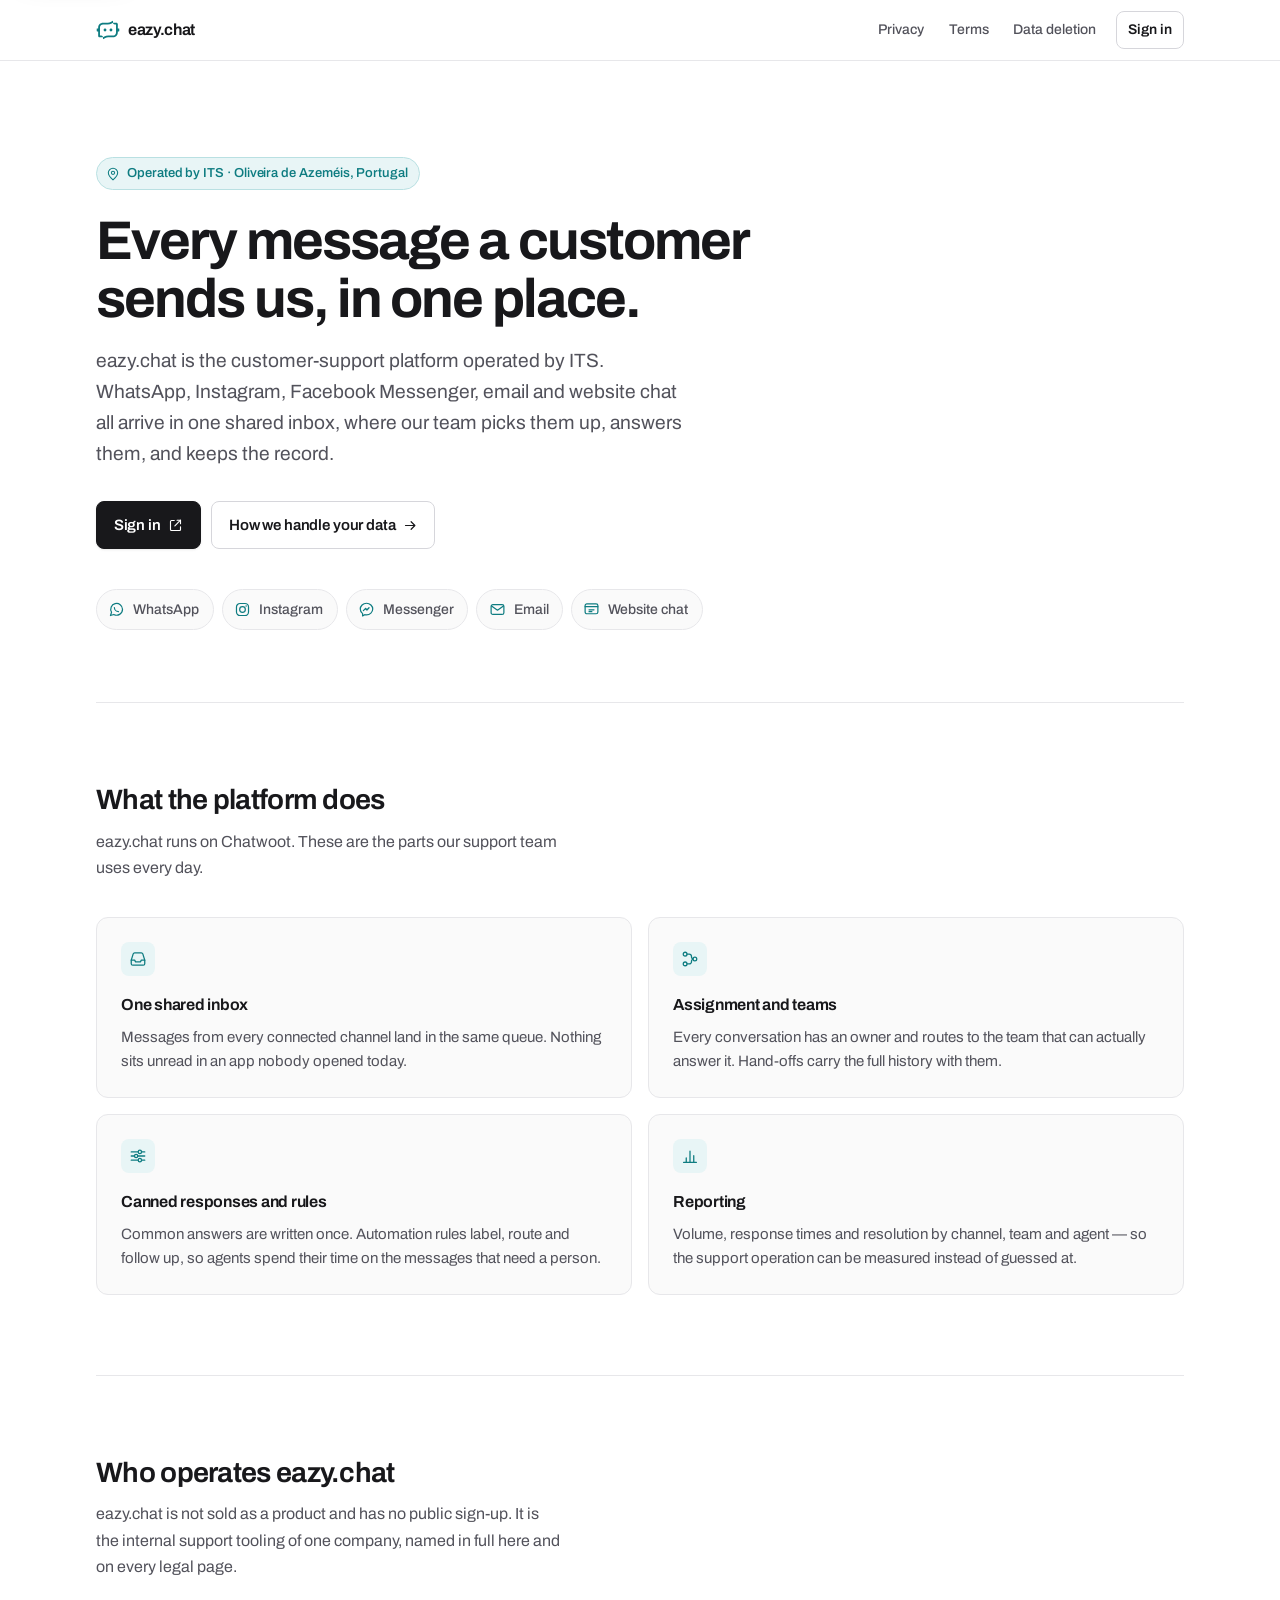
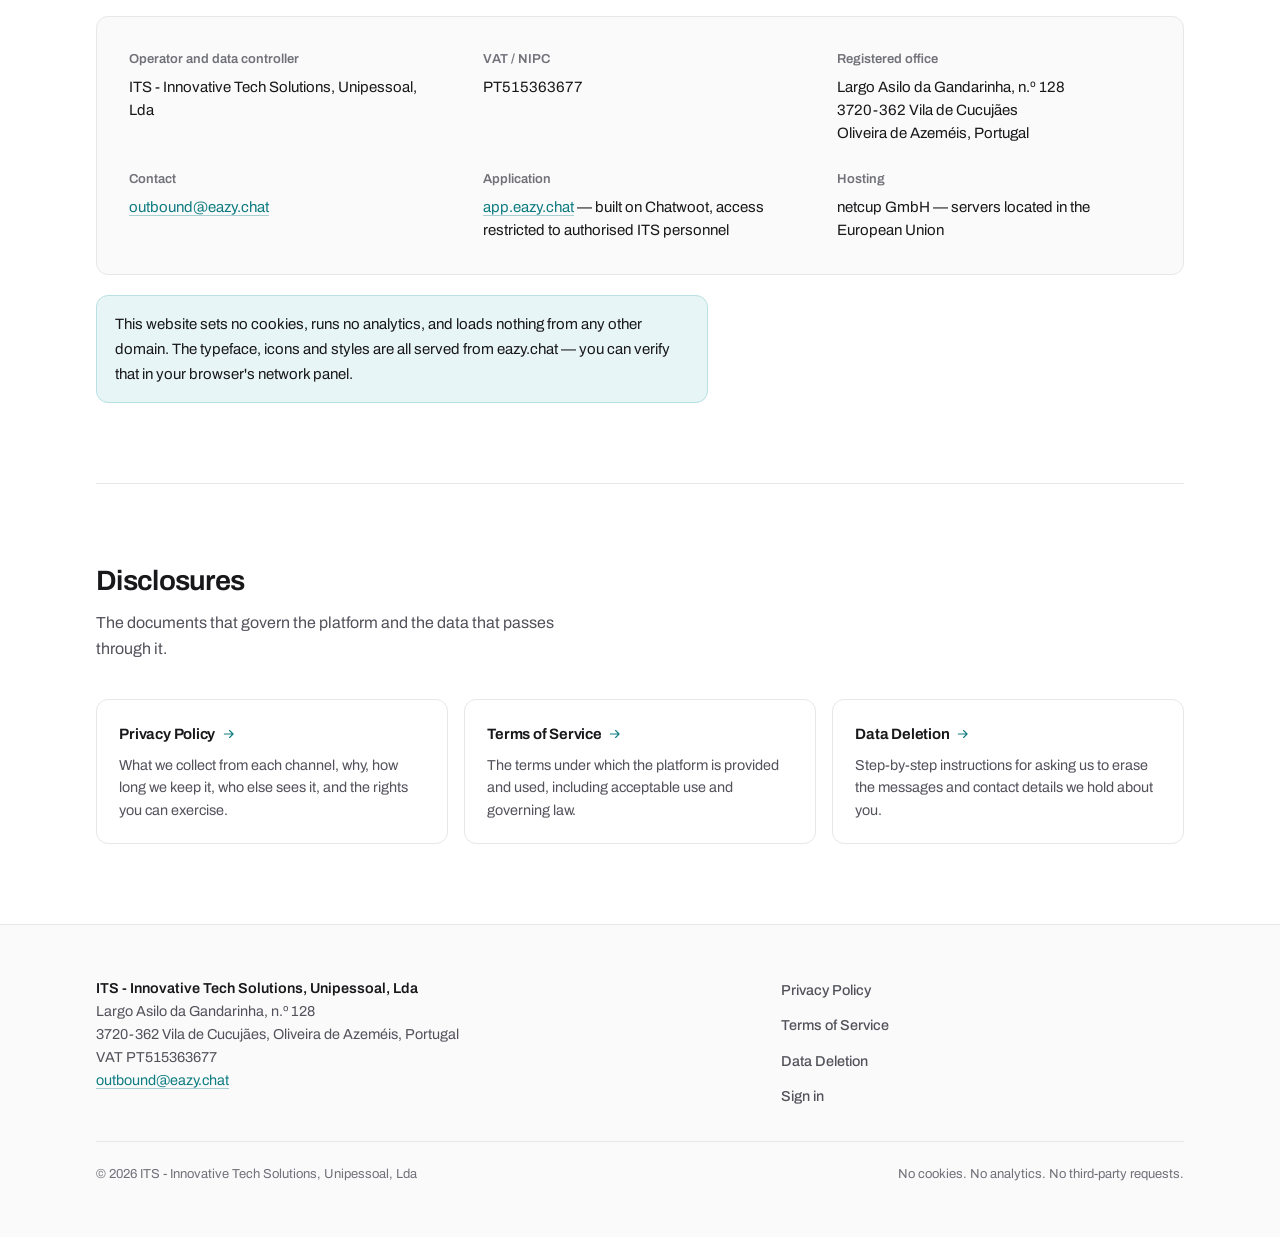
<file: index.html>
<!doctype html>
<html lang="en">
  <head>
    <meta charset="utf-8" />
    <meta name="viewport" content="width=device-width, initial-scale=1" />
    <title>eazy.chat — omnichannel customer support, operated by ITS</title>
    <meta
      name="description"
      content="eazy.chat is the customer-support platform operated by ITS - Innovative Tech Solutions, Unipessoal, Lda. WhatsApp, Instagram, Facebook Messenger, email and website chat in one shared inbox."
    />
    <meta name="robots" content="noindex, nofollow" />
    <meta name="theme-color" content="#ffffff" media="(prefers-color-scheme: light)" />
    <meta name="theme-color" content="#09090b" media="(prefers-color-scheme: dark)" />
    <link rel="icon" href="/assets/favicon.svg" type="image/svg+xml" />
    <link rel="stylesheet" href="/assets/styles.css" />
  </head>
  <body>
    <a class="skip-link" href="#main">Skip to content</a>

    <svg style="position: absolute; width: 0; height: 0" aria-hidden="true" focusable="false">
      <defs>
        <symbol id="mark" viewBox="0 0 384 384">
          <path
            fill="currentColor"
            fill-rule="evenodd"
            d="M112.44 74.36h77.68c16.55 0 30.78-3.83 45.16-12.07l26.52-15.32c2.24-1.3 4.77-1.3 6.94 0 2.24 1.3 3.47 3.47 3.47 6v21.39h53.98c12.72 0 23.12 10.4 23.12 23.12v70.16h16.98c3.47 0 6.36 2.9 6.36 6.36v35.99c0 3.47-2.89 6.36-6.36 6.36h-16.98v15.53c0 21.39-8.74 40.83-22.83 54.92-14.09 14.09-33.53 22.84-54.92 22.84h-77.68c-16.55 0-30.78 3.83-45.16 12.07l-26.52 15.32c-2.24 1.3-4.77 1.3-6.94 0-2.24-1.3-3.47-3.47-3.47-6v-21.39H57.81c-12.72 0-23.12-10.41-23.12-23.13v-70.16H17.71c-3.47 0-6.36-2.89-6.36-6.36v-35.99c0-3.46 2.89-6.36 6.36-6.36h16.98v-15.53c0-21.39 8.74-40.83 22.83-54.92 14.09-14.09 33.53-22.84 54.92-22.84Zm54.27 117.64c0-12.36-10.05-22.4-22.4-22.4-12.36 0-22.4 10.04-22.4 22.4 0 12.35 10.04 22.4 22.4 22.4 12.35 0 22.4-10.05 22.4-22.4Zm95.38 0c0-12.36-10.05-22.4-22.4-22.4-12.36 0-22.4 10.04-22.4 22.4 0 12.35 10.04 22.4 22.4 22.4 12.35 0 22.4-10.05 22.4-22.4Zm58.31 0v-88.66c-6.79 0-13.65 0-20.45 0-15.32 0-27.74-12.5-27.74-27.75v-1.16l-20.31 11.71c-20.45 11.78-40.61 17.2-64.24 17.2h-75.22c-13.44 0-25.58 5.49-34.47 14.38-8.89 8.89-14.38 21.03-14.38 34.47v128.55c6.79 0 13.66 0 20.45 0 15.32 0 27.75 12.5 27.75 27.75v1.16l20.3-11.71c20.45-11.78 40.61-17.2 64.24-17.2h75.22c13.44 0 25.58-5.49 34.47-14.38 8.89-8.89 14.38-21.03 14.38-34.47Z"
          />
        </symbol>

        <g id="s" fill="none" stroke="currentColor" stroke-width="1.7" stroke-linecap="round" stroke-linejoin="round"></g>

        <symbol id="i-pin" viewBox="0 0 24 24" fill="none" stroke="currentColor" stroke-width="1.8" stroke-linecap="round" stroke-linejoin="round">
          <path d="M20 10c0 5.5-8 12-8 12s-8-6.5-8-12a8 8 0 0 1 16 0Z" />
          <circle cx="12" cy="10" r="2.8" />
        </symbol>
        <symbol id="i-arrow" viewBox="0 0 24 24" fill="none" stroke="currentColor" stroke-width="1.9" stroke-linecap="round" stroke-linejoin="round">
          <path d="M4 12h15M13 6l6 6-6 6" />
        </symbol>
        <symbol id="i-external" viewBox="0 0 24 24" fill="none" stroke="currentColor" stroke-width="1.8" stroke-linecap="round" stroke-linejoin="round">
          <path d="M10 4H5.5A1.5 1.5 0 0 0 4 5.5v13A1.5 1.5 0 0 0 5.5 20h13a1.5 1.5 0 0 0 1.5-1.5V14" />
          <path d="M14.5 3.5H20V9" />
          <path d="M20 3.5 11 12.5" />
        </symbol>

        <symbol id="i-whatsapp" viewBox="0 0 24 24" fill="none" stroke="currentColor" stroke-width="1.7" stroke-linecap="round" stroke-linejoin="round">
          <path d="M20.5 11.7a8.3 8.3 0 0 1-12.3 7.3L3.5 20.5l1.5-4.6A8.3 8.3 0 1 1 20.5 11.7Z" />
          <path d="M9 9.2c0 3.2 2.6 5.8 5.8 5.8" />
        </symbol>
        <symbol id="i-instagram" viewBox="0 0 24 24" fill="none" stroke="currentColor" stroke-width="1.7" stroke-linecap="round" stroke-linejoin="round">
          <rect x="3.5" y="3.5" width="17" height="17" rx="5" />
          <circle cx="12" cy="12" r="4" />
          <circle cx="17.1" cy="6.9" r="1.05" fill="currentColor" stroke="none" />
        </symbol>
        <symbol id="i-messenger" viewBox="0 0 24 24" fill="none" stroke="currentColor" stroke-width="1.7" stroke-linecap="round" stroke-linejoin="round">
          <path d="M12 3.2c-4.9 0-8.8 3.7-8.8 8.2 0 2.6 1.3 4.9 3.3 6.4v3.2l3-1.7c.8.2 1.6.3 2.5.3 4.9 0 8.8-3.7 8.8-8.2S16.9 3.2 12 3.2Z" />
          <path d="m7.6 13.6 3.1-3.3 2 2.1 2.9-2.9-3 3.3-2-2.1Z" />
        </symbol>
        <symbol id="i-mail" viewBox="0 0 24 24" fill="none" stroke="currentColor" stroke-width="1.7" stroke-linecap="round" stroke-linejoin="round">
          <rect x="3" y="5" width="18" height="14" rx="2.5" />
          <path d="m3.6 7 8.4 6 8.4-6" />
        </symbol>
        <symbol id="i-widget" viewBox="0 0 24 24" fill="none" stroke="currentColor" stroke-width="1.7" stroke-linecap="round" stroke-linejoin="round">
          <rect x="3" y="4" width="18" height="14" rx="2.5" />
          <path d="M3 8h18" />
          <path d="M8.5 12.5h7" />
          <path d="M8.5 15h4" />
        </symbol>

        <symbol id="i-inbox" viewBox="0 0 24 24" fill="none" stroke="currentColor" stroke-width="1.7" stroke-linecap="round" stroke-linejoin="round">
          <path d="M3 13.5 5.6 5.2A2 2 0 0 1 7.5 3.8h9a2 2 0 0 1 1.9 1.4L21 13.5v4.7a2 2 0 0 1-2 2H5a2 2 0 0 1-2-2Z" />
          <path d="M3 13.5h4.5l1.3 2.4h6.4l1.3-2.4H21" />
        </symbol>
        <symbol id="i-route" viewBox="0 0 24 24" fill="none" stroke="currentColor" stroke-width="1.7" stroke-linecap="round" stroke-linejoin="round">
          <circle cx="5.5" cy="5.5" r="2.5" />
          <circle cx="5.5" cy="18.5" r="2.5" />
          <circle cx="18.5" cy="12" r="2.5" />
          <path d="M8 5.5h3a3 3 0 0 1 3 3v1a3 3 0 0 0 2 2.5" />
          <path d="M8 18.5h3a3 3 0 0 0 3-3v-1a3 3 0 0 1 2-2.5" />
        </symbol>
        <symbol id="i-rules" viewBox="0 0 24 24" fill="none" stroke="currentColor" stroke-width="1.7" stroke-linecap="round" stroke-linejoin="round">
          <path d="M3 6.5h9M17 6.5h4M3 12h4M12 12h9M3 17.5h9M17 17.5h4" />
          <circle cx="14.5" cy="6.5" r="2.2" />
          <circle cx="9.5" cy="12" r="2.2" />
          <circle cx="14.5" cy="17.5" r="2.2" />
        </symbol>
        <symbol id="i-chart" viewBox="0 0 24 24" fill="none" stroke="currentColor" stroke-width="1.7" stroke-linecap="round" stroke-linejoin="round">
          <path d="M3.5 20.5h17" />
          <path d="M7 20.5v-6M12 20.5V5.5M17 20.5v-9" />
        </symbol>
      </defs>
    </svg>

    <header class="masthead">
      <div class="shell masthead__bar">
        <a class="brand" href="/">
          <svg class="brand__mark" aria-hidden="true"><use href="#mark" /></svg>
          eazy.chat
        </a>
        <nav aria-label="Primary">
          <ul class="navlist">
            <li><a href="/privacy">Privacy</a></li>
            <li><a href="/terms">Terms</a></li>
            <li><a href="/data-deletion">Data deletion</a></li>
            <li><a class="navlist__cta" href="https://app.eazy.chat" rel="noopener">Sign in</a></li>
          </ul>
        </nav>
      </div>
    </header>

    <main id="main">
      <section class="shell hero">
        <div class="hero__inner">
          <span class="eyebrow rise">
            <svg aria-hidden="true"><use href="#i-pin" /></svg>
            Operated by ITS · Oliveira de Azeméis, Portugal
          </span>
          <h1 class="h1 rise">Every message a customer sends us, in one place.</h1>
          <p class="lede hero__lede rise">
            eazy.chat is the customer-support platform operated by ITS. WhatsApp,
            Instagram, Facebook Messenger, email and website chat all arrive in one
            shared inbox, where our team picks them up, answers them, and keeps the
            record.
          </p>
          <div class="hero__actions rise">
            <a class="btn btn--primary" href="https://app.eazy.chat" rel="noopener">
              Sign in
              <svg aria-hidden="true"><use href="#i-external" /></svg>
            </a>
            <a class="btn btn--ghost" href="/privacy">
              How we handle your data
              <svg aria-hidden="true"><use href="#i-arrow" /></svg>
            </a>
          </div>
        </div>
        <ul class="channels rise">
          <li><svg aria-hidden="true"><use href="#i-whatsapp" /></svg>WhatsApp</li>
          <li><svg aria-hidden="true"><use href="#i-instagram" /></svg>Instagram</li>
          <li><svg aria-hidden="true"><use href="#i-messenger" /></svg>Messenger</li>
          <li><svg aria-hidden="true"><use href="#i-mail" /></svg>Email</li>
          <li><svg aria-hidden="true"><use href="#i-widget" /></svg>Website chat</li>
        </ul>
      </section>

      <section class="shell section" aria-labelledby="what">
        <div class="section__head">
          <h2 class="h2" id="what">What the platform does</h2>
          <p>
            eazy.chat runs on Chatwoot. These are the parts our support team uses every
            day.
          </p>
        </div>
        <ul class="cards">
          <li class="card">
            <div class="card__icon"><svg aria-hidden="true"><use href="#i-inbox" /></svg></div>
            <h3>One shared inbox</h3>
            <p>
              Messages from every connected channel land in the same queue. Nothing
              sits unread in an app nobody opened today.
            </p>
          </li>
          <li class="card">
            <div class="card__icon"><svg aria-hidden="true"><use href="#i-route" /></svg></div>
            <h3>Assignment and teams</h3>
            <p>
              Every conversation has an owner and routes to the team that can actually
              answer it. Hand-offs carry the full history with them.
            </p>
          </li>
          <li class="card">
            <div class="card__icon"><svg aria-hidden="true"><use href="#i-rules" /></svg></div>
            <h3>Canned responses and rules</h3>
            <p>
              Common answers are written once. Automation rules label, route and follow
              up, so agents spend their time on the messages that need a person.
            </p>
          </li>
          <li class="card">
            <div class="card__icon"><svg aria-hidden="true"><use href="#i-chart" /></svg></div>
            <h3>Reporting</h3>
            <p>
              Volume, response times and resolution by channel, team and agent — so the
              support operation can be measured instead of guessed at.
            </p>
          </li>
        </ul>
      </section>

      <section class="shell section" aria-labelledby="operator">
        <div class="section__head">
          <h2 class="h2" id="operator">Who operates eazy.chat</h2>
          <p>
            eazy.chat is not sold as a product and has no public sign-up. It is the
            internal support tooling of one company, named in full here and on every
            legal page.
          </p>
        </div>
        <dl class="facts">
          <div>
            <dt>Operator and data controller</dt>
            <dd>ITS - Innovative Tech Solutions, Unipessoal, Lda</dd>
          </div>
          <div>
            <dt>VAT / NIPC</dt>
            <dd class="tabular">PT515363677</dd>
          </div>
          <div>
            <dt>Registered office</dt>
            <dd>
              Largo Asilo da Gandarinha, n.º 128<br />
              3720-362 Vila de Cucujães<br />
              Oliveira de Azeméis, Portugal
            </dd>
          </div>
          <div>
            <dt>Contact</dt>
            <dd><a href="mailto:outbound@eazy.chat">outbound@eazy.chat</a></dd>
          </div>
          <div>
            <dt>Application</dt>
            <dd>
              <a href="https://app.eazy.chat" rel="noopener">app.eazy.chat</a> — built
              on Chatwoot, access restricted to authorised ITS personnel
            </dd>
          </div>
          <div>
            <dt>Hosting</dt>
            <dd>netcup GmbH — servers located in the European Union</dd>
          </div>
        </dl>
        <p class="callout">
          This website sets no cookies, runs no analytics, and loads nothing from any
          other domain. The typeface, icons and styles are all served from eazy.chat —
          you can verify that in your browser's network panel.
        </p>
      </section>

      <section class="shell section" aria-labelledby="disclosures">
        <div class="section__head">
          <h2 class="h2" id="disclosures">Disclosures</h2>
          <p>
            The documents that govern the platform and the data that passes through it.
          </p>
        </div>
        <ul class="doclinks">
          <li>
            <a href="/privacy">
              <h3>Privacy Policy <svg aria-hidden="true"><use href="#i-arrow" /></svg></h3>
              <p>
                What we collect from each channel, why, how long we keep it, who else
                sees it, and the rights you can exercise.
              </p>
            </a>
          </li>
          <li>
            <a href="/terms">
              <h3>Terms of Service <svg aria-hidden="true"><use href="#i-arrow" /></svg></h3>
              <p>
                The terms under which the platform is provided and used, including
                acceptable use and governing law.
              </p>
            </a>
          </li>
          <li>
            <a href="/data-deletion">
              <h3>Data Deletion <svg aria-hidden="true"><use href="#i-arrow" /></svg></h3>
              <p>
                Step-by-step instructions for asking us to erase the messages and
                contact details we hold about you.
              </p>
            </a>
          </li>
        </ul>
      </section>
    </main>

    <footer class="foot">
      <div class="shell">
        <div class="foot__grid">
          <address>
            <strong>ITS - Innovative Tech Solutions, Unipessoal, Lda</strong>
            Largo Asilo da Gandarinha, n.º 128<br />
            3720-362 Vila de Cucujães, Oliveira de Azeméis, Portugal<br />
            VAT <span class="tabular">PT515363677</span><br />
            <a href="mailto:outbound@eazy.chat">outbound@eazy.chat</a>
          </address>
          <ul class="foot__links">
            <li><a href="/privacy">Privacy Policy</a></li>
            <li><a href="/terms">Terms of Service</a></li>
            <li><a href="/data-deletion">Data Deletion</a></li>
            <li><a href="https://app.eazy.chat" rel="noopener">Sign in</a></li>
          </ul>
        </div>
        <div class="foot__base">
          <span>© 2026 ITS - Innovative Tech Solutions, Unipessoal, Lda</span>
          <span>No cookies. No analytics. No third-party requests.</span>
        </div>
      </div>
    </footer>
  </body>
</html>
</file>
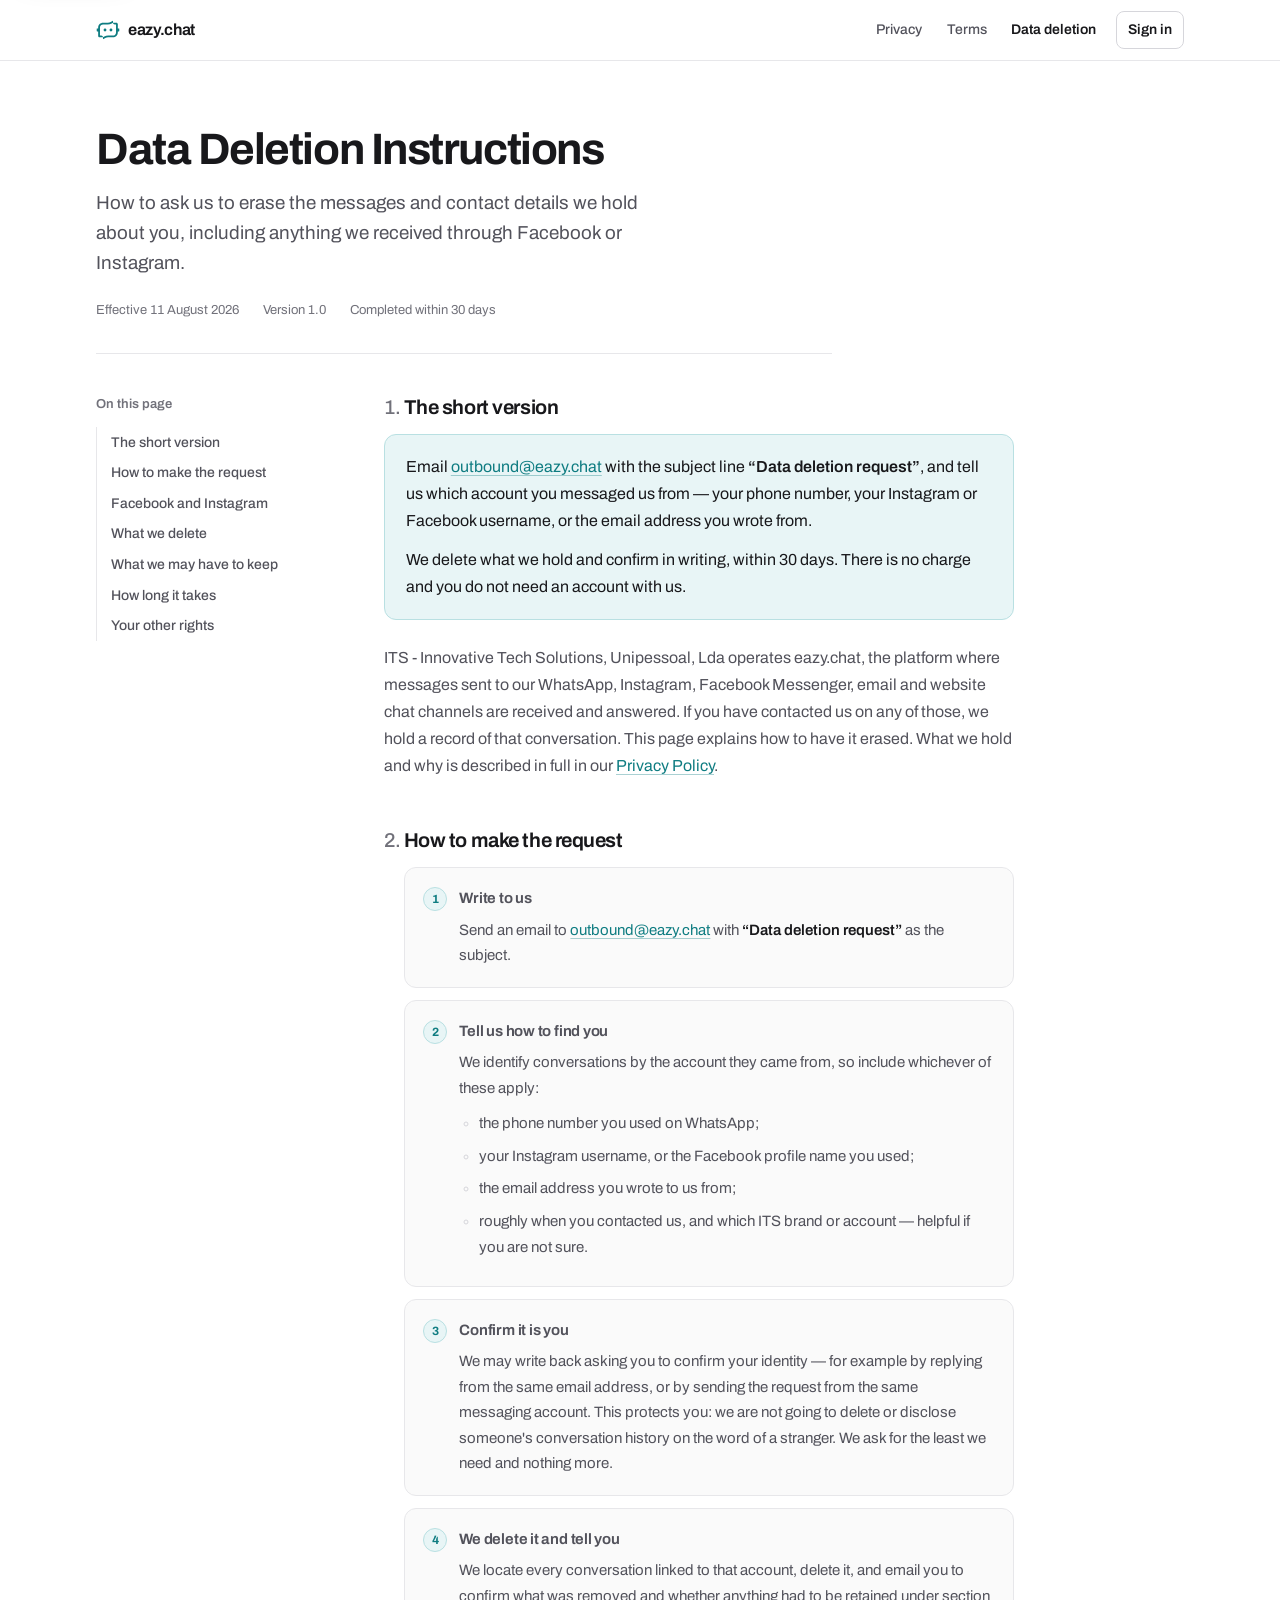
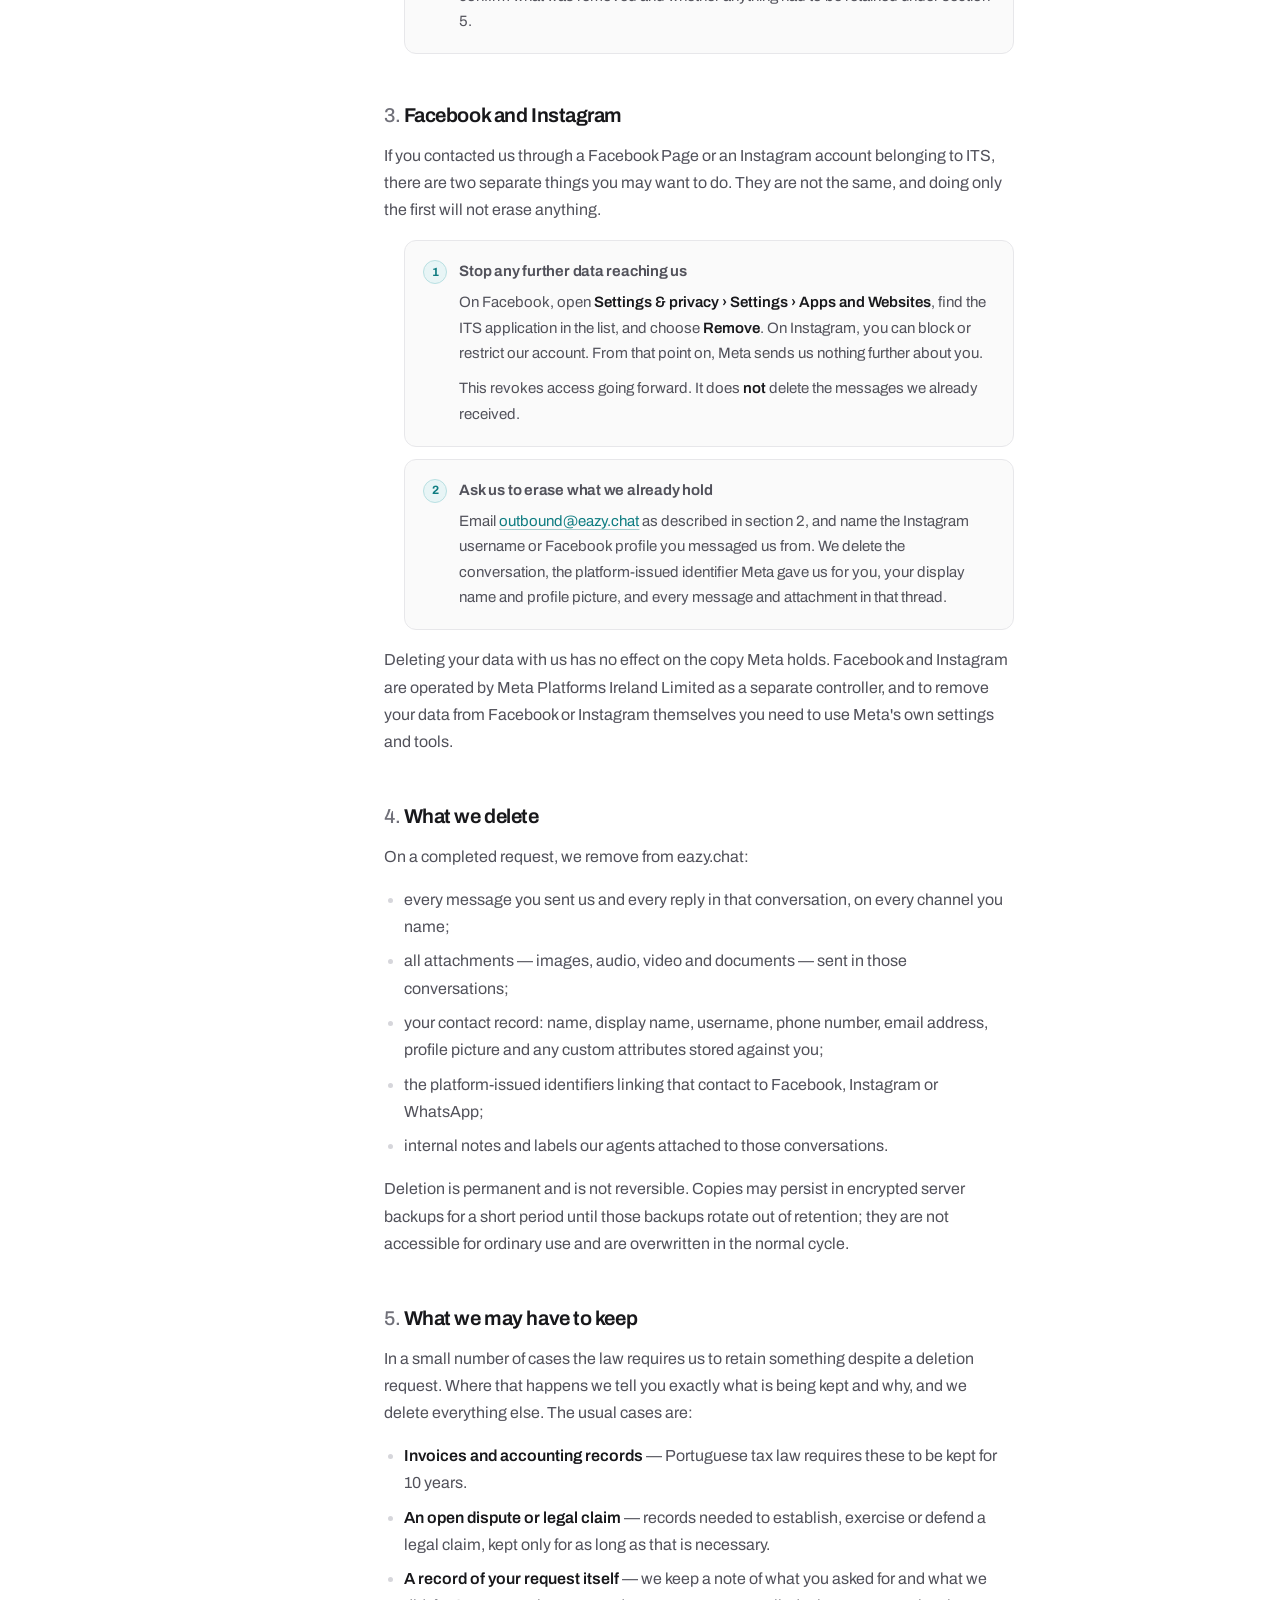
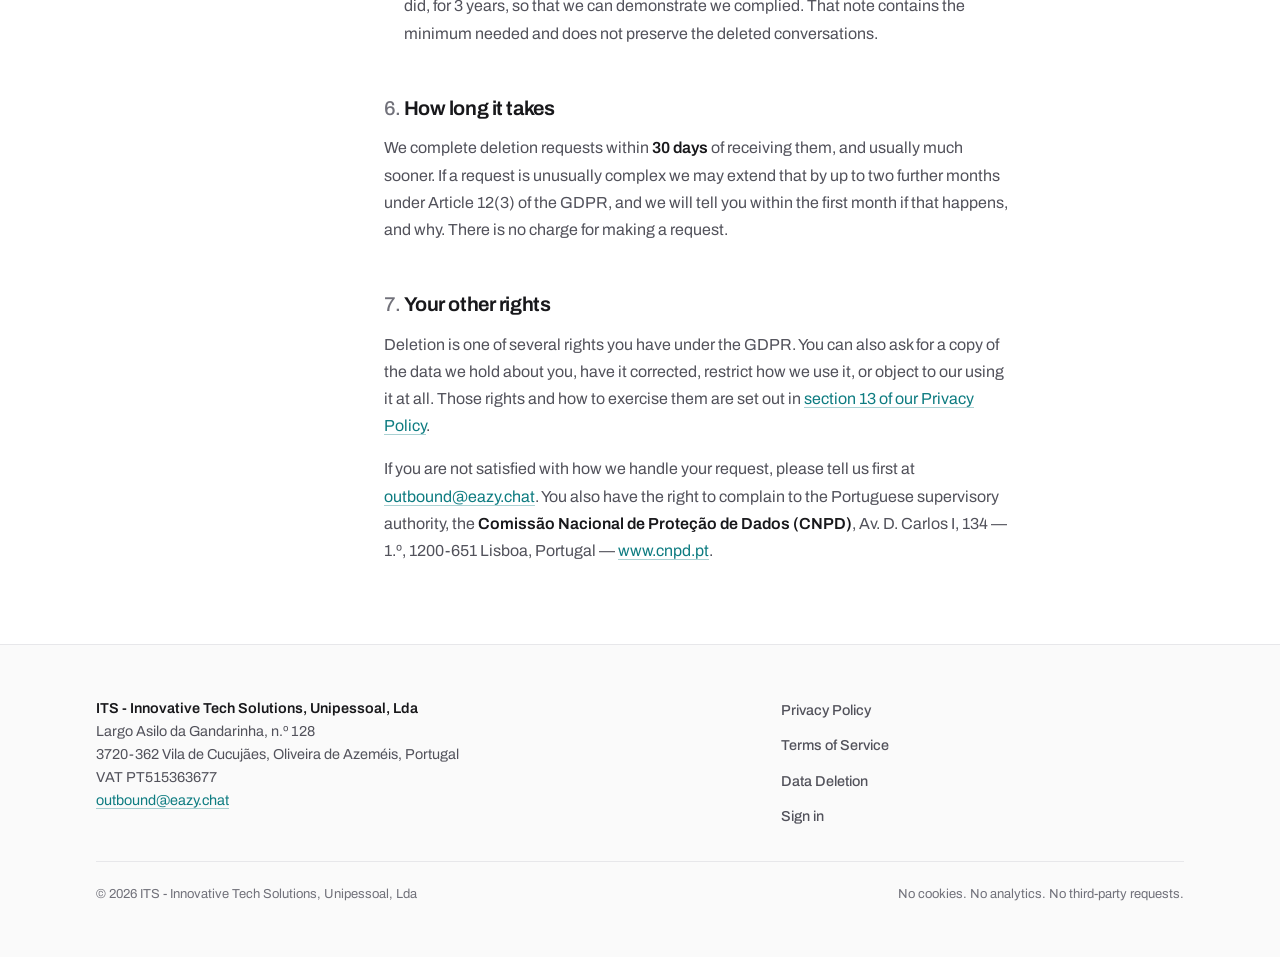
<file: data-deletion/index.html>
<!doctype html>
<html lang="en">
  <head>
    <meta charset="utf-8" />
    <meta name="viewport" content="width=device-width, initial-scale=1" />
    <title>Data Deletion Instructions — eazy.chat</title>
    <meta
      name="description"
      content="How to ask ITS - Innovative Tech Solutions, Unipessoal, Lda to delete the messages and contact details it holds about you, including data received through Facebook and Instagram."
    />
    <meta name="robots" content="noindex, nofollow" />
    <meta name="theme-color" content="#ffffff" media="(prefers-color-scheme: light)" />
    <meta name="theme-color" content="#09090b" media="(prefers-color-scheme: dark)" />
    <link rel="icon" href="/assets/favicon.svg" type="image/svg+xml" />
    <link rel="stylesheet" href="/assets/styles.css" />
  </head>
  <body>
    <a class="skip-link" href="#main">Skip to content</a>

    <svg style="position: absolute; width: 0; height: 0" aria-hidden="true" focusable="false">
      <defs>
        <symbol id="mark" viewBox="0 0 384 384">
          <path
            fill="currentColor"
            fill-rule="evenodd"
            d="M112.44 74.36h77.68c16.55 0 30.78-3.83 45.16-12.07l26.52-15.32c2.24-1.3 4.77-1.3 6.94 0 2.24 1.3 3.47 3.47 3.47 6v21.39h53.98c12.72 0 23.12 10.4 23.12 23.12v70.16h16.98c3.47 0 6.36 2.9 6.36 6.36v35.99c0 3.47-2.89 6.36-6.36 6.36h-16.98v15.53c0 21.39-8.74 40.83-22.83 54.92-14.09 14.09-33.53 22.84-54.92 22.84h-77.68c-16.55 0-30.78 3.83-45.16 12.07l-26.52 15.32c-2.24 1.3-4.77 1.3-6.94 0-2.24-1.3-3.47-3.47-3.47-6v-21.39H57.81c-12.72 0-23.12-10.41-23.12-23.13v-70.16H17.71c-3.47 0-6.36-2.89-6.36-6.36v-35.99c0-3.46 2.89-6.36 6.36-6.36h16.98v-15.53c0-21.39 8.74-40.83 22.83-54.92 14.09-14.09 33.53-22.84 54.92-22.84Zm54.27 117.64c0-12.36-10.05-22.4-22.4-22.4-12.36 0-22.4 10.04-22.4 22.4 0 12.35 10.04 22.4 22.4 22.4 12.35 0 22.4-10.05 22.4-22.4Zm95.38 0c0-12.36-10.05-22.4-22.4-22.4-12.36 0-22.4 10.04-22.4 22.4 0 12.35 10.04 22.4 22.4 22.4 12.35 0 22.4-10.05 22.4-22.4Zm58.31 0v-88.66c-6.79 0-13.65 0-20.45 0-15.32 0-27.74-12.5-27.74-27.75v-1.16l-20.31 11.71c-20.45 11.78-40.61 17.2-64.24 17.2h-75.22c-13.44 0-25.58 5.49-34.47 14.38-8.89 8.89-14.38 21.03-14.38 34.47v128.55c6.79 0 13.66 0 20.45 0 15.32 0 27.75 12.5 27.75 27.75v1.16l20.3-11.71c20.45-11.78 40.61-17.2 64.24-17.2h75.22c13.44 0 25.58-5.49 34.47-14.38 8.89-8.89 14.38-21.03 14.38-34.47Z"
          />
        </symbol>
      </defs>
    </svg>

    <header class="masthead">
      <div class="shell masthead__bar">
        <a class="brand" href="/">
          <svg class="brand__mark" aria-hidden="true"><use href="#mark" /></svg>
          eazy.chat
        </a>
        <nav aria-label="Primary">
          <ul class="navlist">
            <li><a href="/privacy">Privacy</a></li>
            <li><a href="/terms">Terms</a></li>
            <li><a href="/data-deletion" aria-current="page">Data deletion</a></li>
            <li><a class="navlist__cta" href="https://app.eazy.chat" rel="noopener">Sign in</a></li>
          </ul>
        </nav>
      </div>
    </header>

    <main id="main" class="doc">
      <div class="shell">
        <div class="doc__head">
          <h1 class="doc__title">Data Deletion Instructions</h1>
          <p class="lede">
            How to ask us to erase the messages and contact details we hold about you,
            including anything we received through Facebook or Instagram.
          </p>
          <p class="doc__meta">
            <span>Effective <time datetime="2026-08-11">11 August 2026</time></span>
            <span>Version 1.0</span>
            <span>Completed within 30 days</span>
          </p>
        </div>

        <div class="doc__layout">
          <nav class="toc" aria-label="On this page">
            <h2>On this page</h2>
            <ol>
              <li><a href="#s1">The short version</a></li>
              <li><a href="#s2">How to make the request</a></li>
              <li><a href="#s3">Facebook and Instagram</a></li>
              <li><a href="#s4">What we delete</a></li>
              <li><a href="#s5">What we may have to keep</a></li>
              <li><a href="#s6">How long it takes</a></li>
              <li><a href="#s7">Your other rights</a></li>
            </ol>
          </nav>

          <article class="prose">
            <h2 id="s1">The short version</h2>
            <div class="note note--accent">
              <p>
                Email <a href="mailto:outbound@eazy.chat">outbound@eazy.chat</a> with
                the subject line <strong>“Data deletion request”</strong>, and tell us
                which account you messaged us from — your phone number, your Instagram
                or Facebook username, or the email address you wrote from.
              </p>
              <p>
                We delete what we hold and confirm in writing, within 30 days. There is
                no charge and you do not need an account with us.
              </p>
            </div>
            <p>
              ITS - Innovative Tech Solutions, Unipessoal, Lda operates eazy.chat, the
              platform where messages sent to our WhatsApp, Instagram, Facebook
              Messenger, email and website chat channels are received and answered. If
              you have contacted us on any of those, we hold a record of that
              conversation. This page explains how to have it erased. What we hold and
              why is described in full in our <a href="/privacy">Privacy Policy</a>.
            </p>

            <h2 id="s2">How to make the request</h2>
            <ol class="steps">
              <li>
                <h3>Write to us</h3>
                <p>
                  Send an email to
                  <a href="mailto:outbound@eazy.chat?subject=Data%20deletion%20request"
                    >outbound@eazy.chat</a
                  >
                  with <strong>“Data deletion request”</strong> as the subject.
                </p>
              </li>
              <li>
                <h3>Tell us how to find you</h3>
                <p>
                  We identify conversations by the account they came from, so include
                  whichever of these apply:
                </p>
                <ul>
                  <li>the phone number you used on WhatsApp;</li>
                  <li>your Instagram username, or the Facebook profile name you used;</li>
                  <li>the email address you wrote to us from;</li>
                  <li>
                    roughly when you contacted us, and which ITS brand or account —
                    helpful if you are not sure.
                  </li>
                </ul>
              </li>
              <li>
                <h3>Confirm it is you</h3>
                <p>
                  We may write back asking you to confirm your identity — for example
                  by replying from the same email address, or by sending the request
                  from the same messaging account. This protects you: we are not going
                  to delete or disclose someone's conversation history on the word of a
                  stranger. We ask for the least we need and nothing more.
                </p>
              </li>
              <li>
                <h3>We delete it and tell you</h3>
                <p>
                  We locate every conversation linked to that account, delete it, and
                  email you to confirm what was removed and whether anything had to be
                  retained under section 5.
                </p>
              </li>
            </ol>

            <h2 id="s3">Facebook and Instagram</h2>
            <p>
              If you contacted us through a Facebook Page or an Instagram account
              belonging to ITS, there are two separate things you may want to do. They
              are not the same, and doing only the first will not erase anything.
            </p>
            <ol class="steps">
              <li>
                <h3>Stop any further data reaching us</h3>
                <p>
                  On Facebook, open
                  <strong
                    >Settings &amp; privacy &rsaquo; Settings &rsaquo; Apps and
                    Websites</strong
                  >, find the ITS application in the list, and choose
                  <strong>Remove</strong>. On Instagram, you can block or restrict our
                  account. From that point on, Meta sends us nothing further about you.
                </p>
                <p>
                  This revokes access going forward. It does
                  <strong>not</strong> delete the messages we already received.
                </p>
              </li>
              <li>
                <h3>Ask us to erase what we already hold</h3>
                <p>
                  Email
                  <a href="mailto:outbound@eazy.chat?subject=Data%20deletion%20request"
                    >outbound@eazy.chat</a
                  >
                  as described in section 2, and name the Instagram username or
                  Facebook profile you messaged us from. We delete the conversation,
                  the platform-issued identifier Meta gave us for you, your display
                  name and profile picture, and every message and attachment in that
                  thread.
                </p>
              </li>
            </ol>
            <p>
              Deleting your data with us has no effect on the copy Meta holds. Facebook
              and Instagram are operated by Meta Platforms Ireland Limited as a separate
              controller, and to remove your data from Facebook or Instagram themselves
              you need to use Meta's own settings and tools.
            </p>

            <h2 id="s4">What we delete</h2>
            <p>On a completed request, we remove from eazy.chat:</p>
            <ul>
              <li>
                every message you sent us and every reply in that conversation, on every
                channel you name;
              </li>
              <li>
                all attachments — images, audio, video and documents — sent in those
                conversations;
              </li>
              <li>
                your contact record: name, display name, username, phone number, email
                address, profile picture and any custom attributes stored against you;
              </li>
              <li>
                the platform-issued identifiers linking that contact to Facebook,
                Instagram or WhatsApp;
              </li>
              <li>
                internal notes and labels our agents attached to those conversations.
              </li>
            </ul>
            <p>
              Deletion is permanent and is not reversible. Copies may persist in
              encrypted server backups for a short period until those backups rotate out
              of retention; they are not accessible for ordinary use and are overwritten
              in the normal cycle.
            </p>

            <h2 id="s5">What we may have to keep</h2>
            <p>
              In a small number of cases the law requires us to retain something despite
              a deletion request. Where that happens we tell you exactly what is being
              kept and why, and we delete everything else. The usual cases are:
            </p>
            <ul>
              <li>
                <strong>Invoices and accounting records</strong> — Portuguese tax law
                requires these to be kept for 10 years.
              </li>
              <li>
                <strong>An open dispute or legal claim</strong> — records needed to
                establish, exercise or defend a legal claim, kept only for as long as
                that is necessary.
              </li>
              <li>
                <strong>A record of your request itself</strong> — we keep a note of
                what you asked for and what we did, for 3 years, so that we can
                demonstrate we complied. That note contains the minimum needed and does
                not preserve the deleted conversations.
              </li>
            </ul>

            <h2 id="s6">How long it takes</h2>
            <p>
              We complete deletion requests within
              <strong>30 days</strong> of receiving them, and usually much sooner. If a
              request is unusually complex we may extend that by up to two further
              months under Article 12(3) of the GDPR, and we will tell you within the
              first month if that happens, and why. There is no charge for making a
              request.
            </p>

            <h2 id="s7">Your other rights</h2>
            <p>
              Deletion is one of several rights you have under the GDPR. You can also
              ask for a copy of the data we hold about you, have it corrected, restrict
              how we use it, or object to our using it at all. Those rights and how to
              exercise them are set out in
              <a href="/privacy#s13">section 13 of our Privacy Policy</a>.
            </p>
            <p>
              If you are not satisfied with how we handle your request, please tell us
              first at
              <a href="mailto:outbound@eazy.chat">outbound@eazy.chat</a>. You also have
              the right to complain to the Portuguese supervisory authority, the
              <strong>Comissão Nacional de Proteção de Dados (CNPD)</strong>, Av. D.
              Carlos I, 134 — 1.º, 1200-651 Lisboa, Portugal —
              <a href="https://www.cnpd.pt" rel="noopener nofollow">www.cnpd.pt</a>.
            </p>
          </article>
        </div>
      </div>
    </main>

    <footer class="foot">
      <div class="shell">
        <div class="foot__grid">
          <address>
            <strong>ITS - Innovative Tech Solutions, Unipessoal, Lda</strong>
            Largo Asilo da Gandarinha, n.º 128<br />
            3720-362 Vila de Cucujães, Oliveira de Azeméis, Portugal<br />
            VAT <span class="tabular">PT515363677</span><br />
            <a href="mailto:outbound@eazy.chat">outbound@eazy.chat</a>
          </address>
          <ul class="foot__links">
            <li><a href="/privacy">Privacy Policy</a></li>
            <li><a href="/terms">Terms of Service</a></li>
            <li><a href="/data-deletion">Data Deletion</a></li>
            <li><a href="https://app.eazy.chat" rel="noopener">Sign in</a></li>
          </ul>
        </div>
        <div class="foot__base">
          <span>© 2026 ITS - Innovative Tech Solutions, Unipessoal, Lda</span>
          <span>No cookies. No analytics. No third-party requests.</span>
        </div>
      </div>
    </footer>
  </body>
</html>
</file>
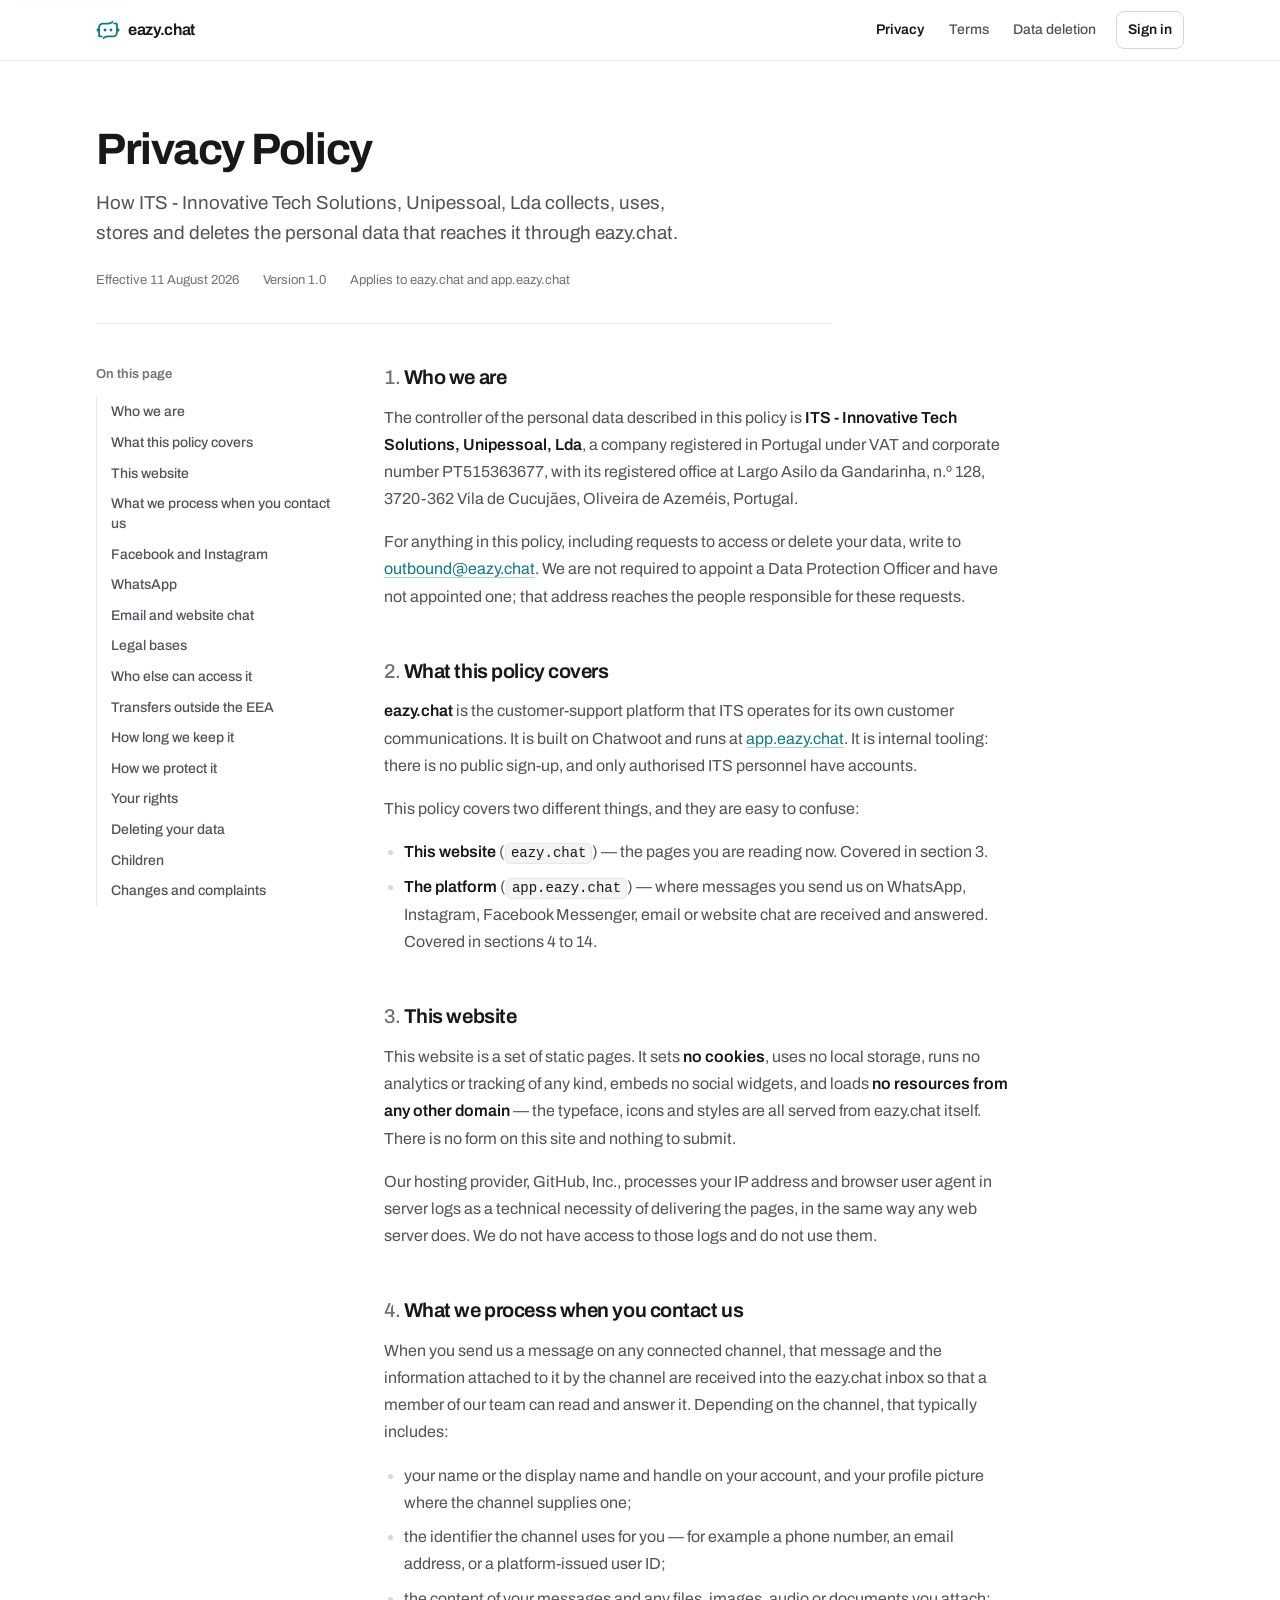
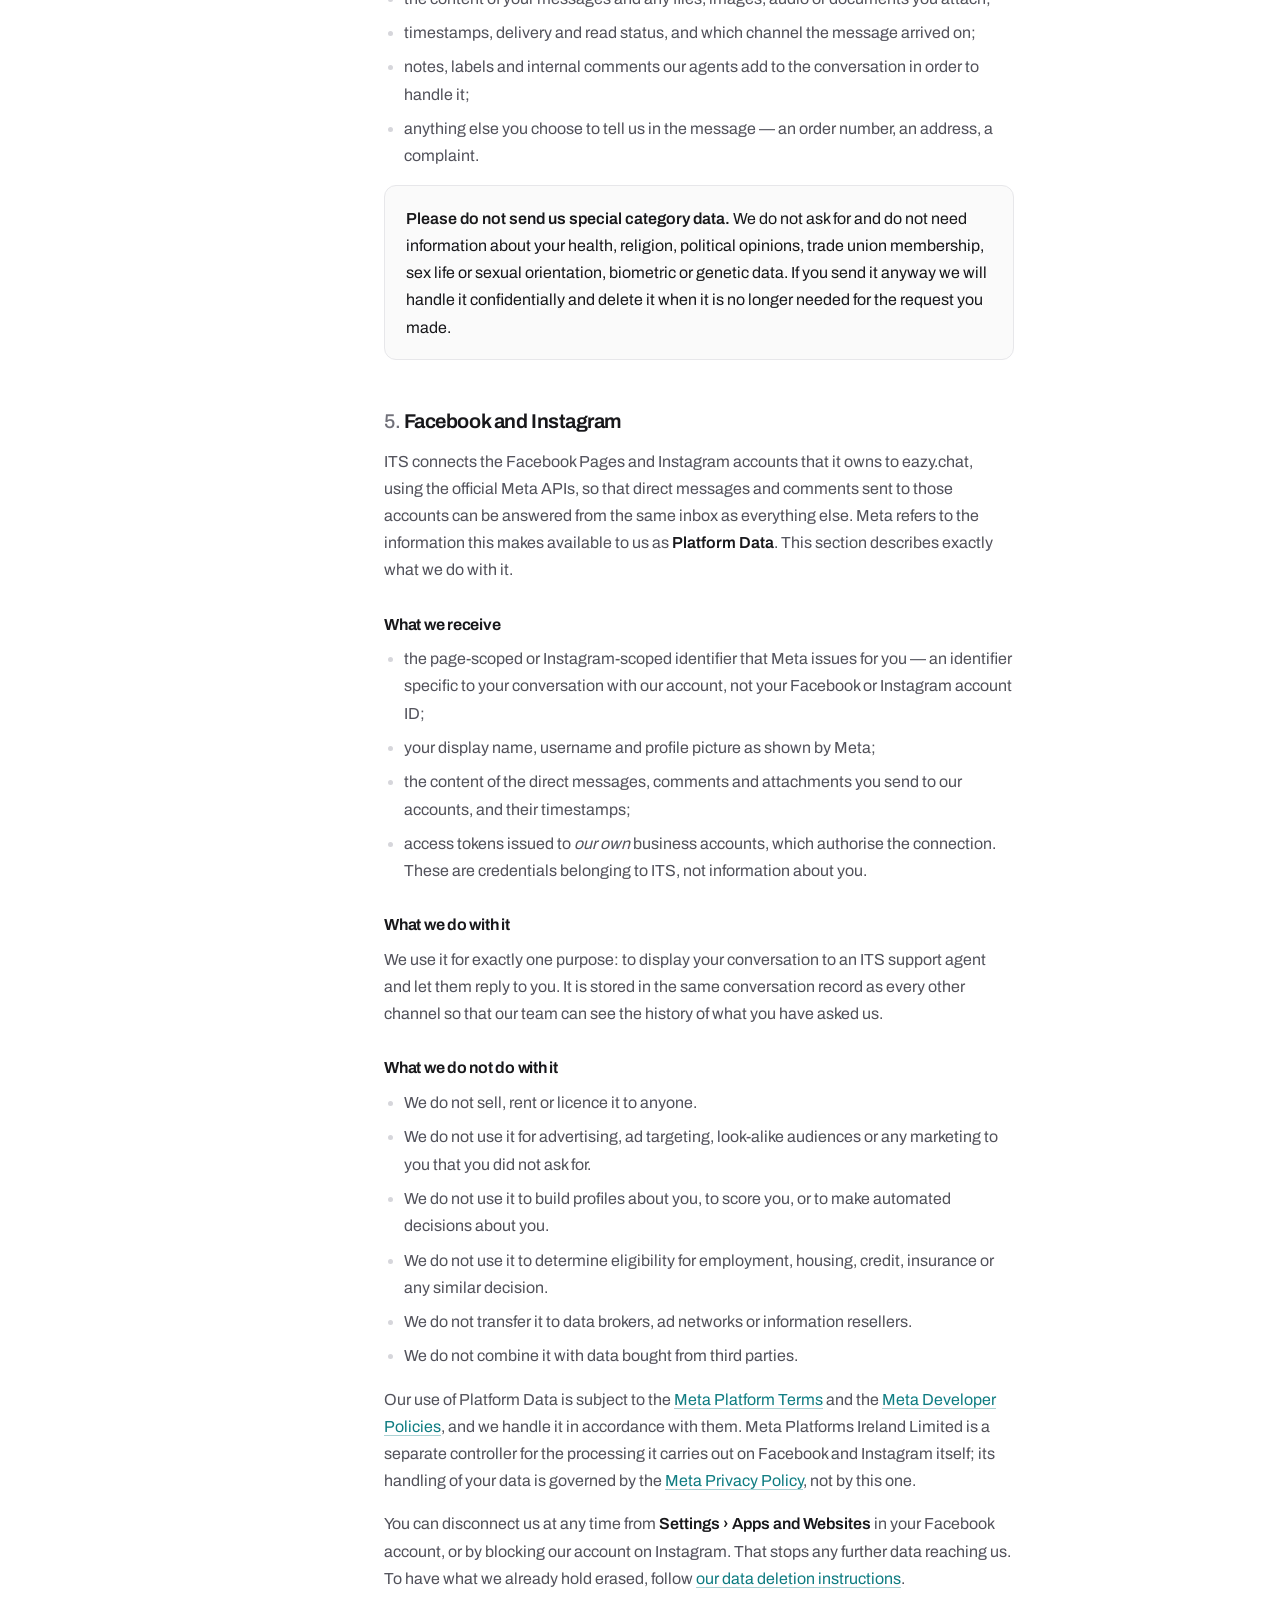
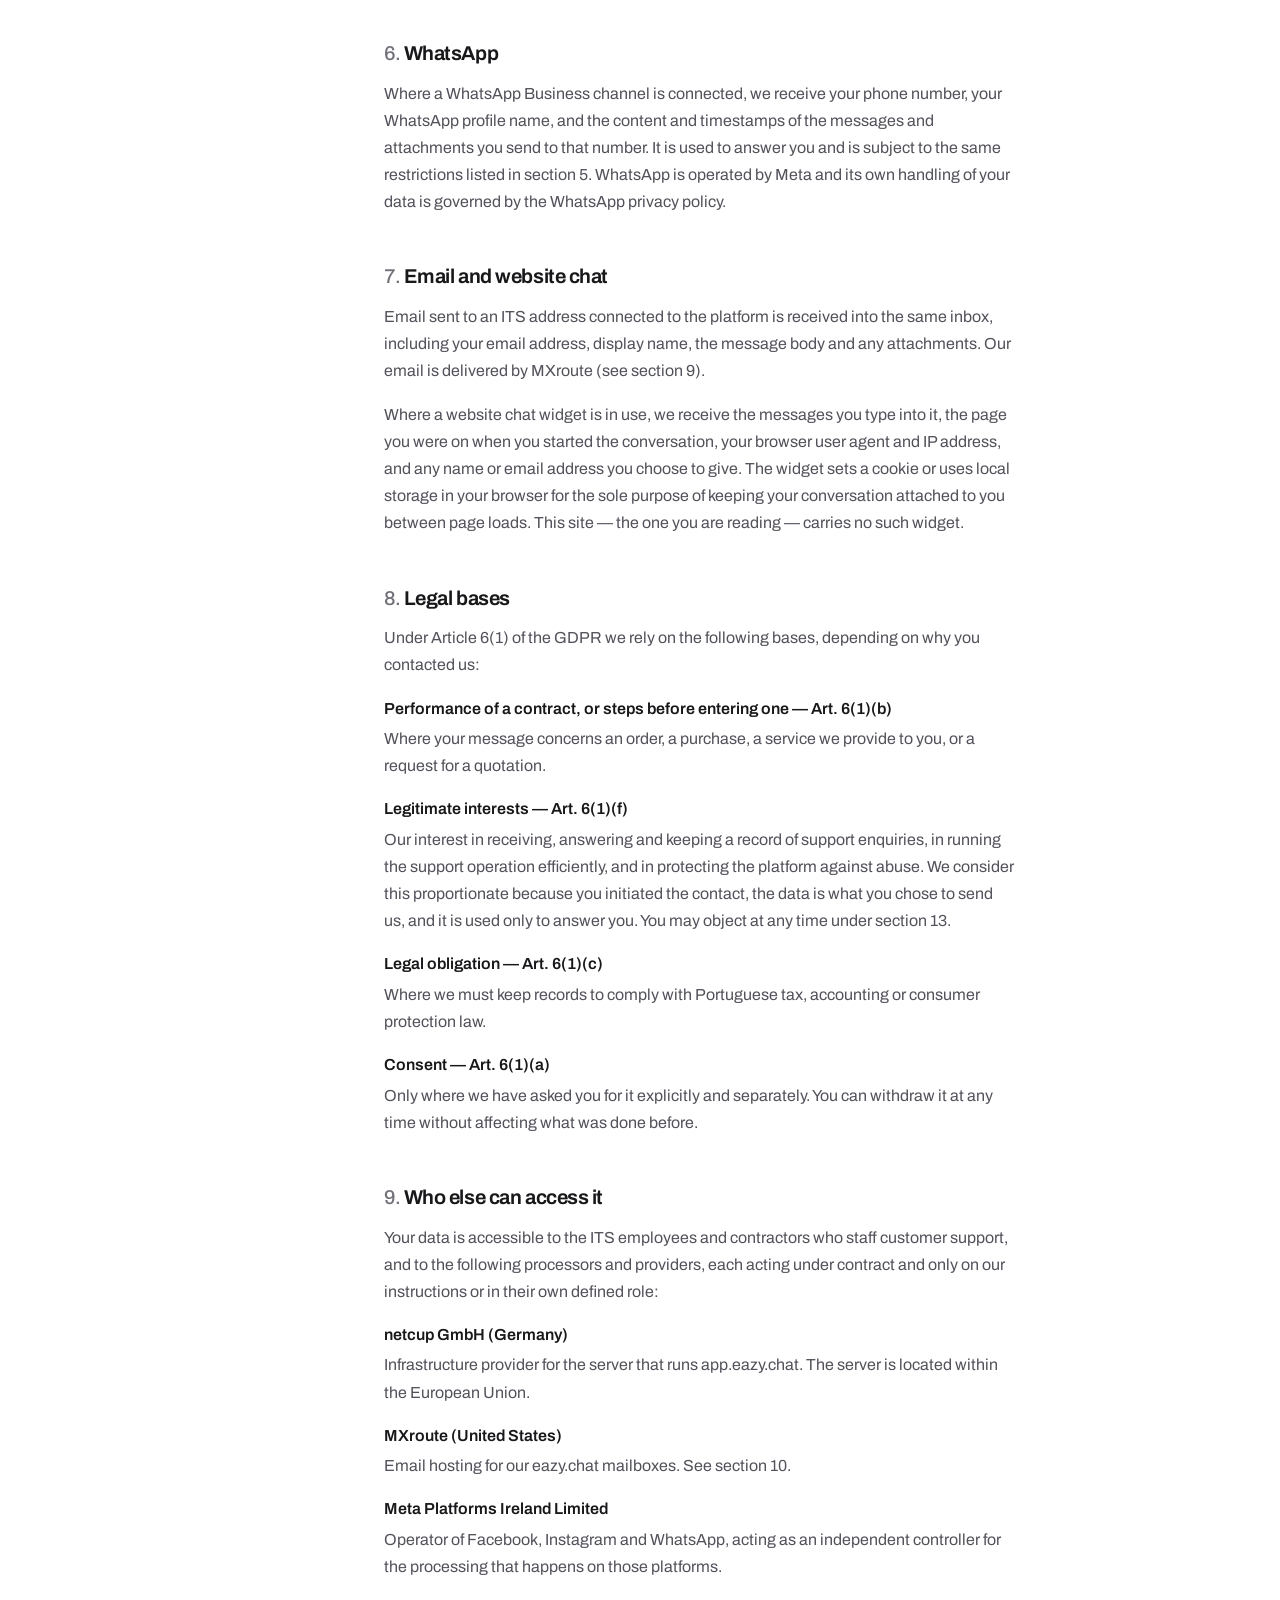
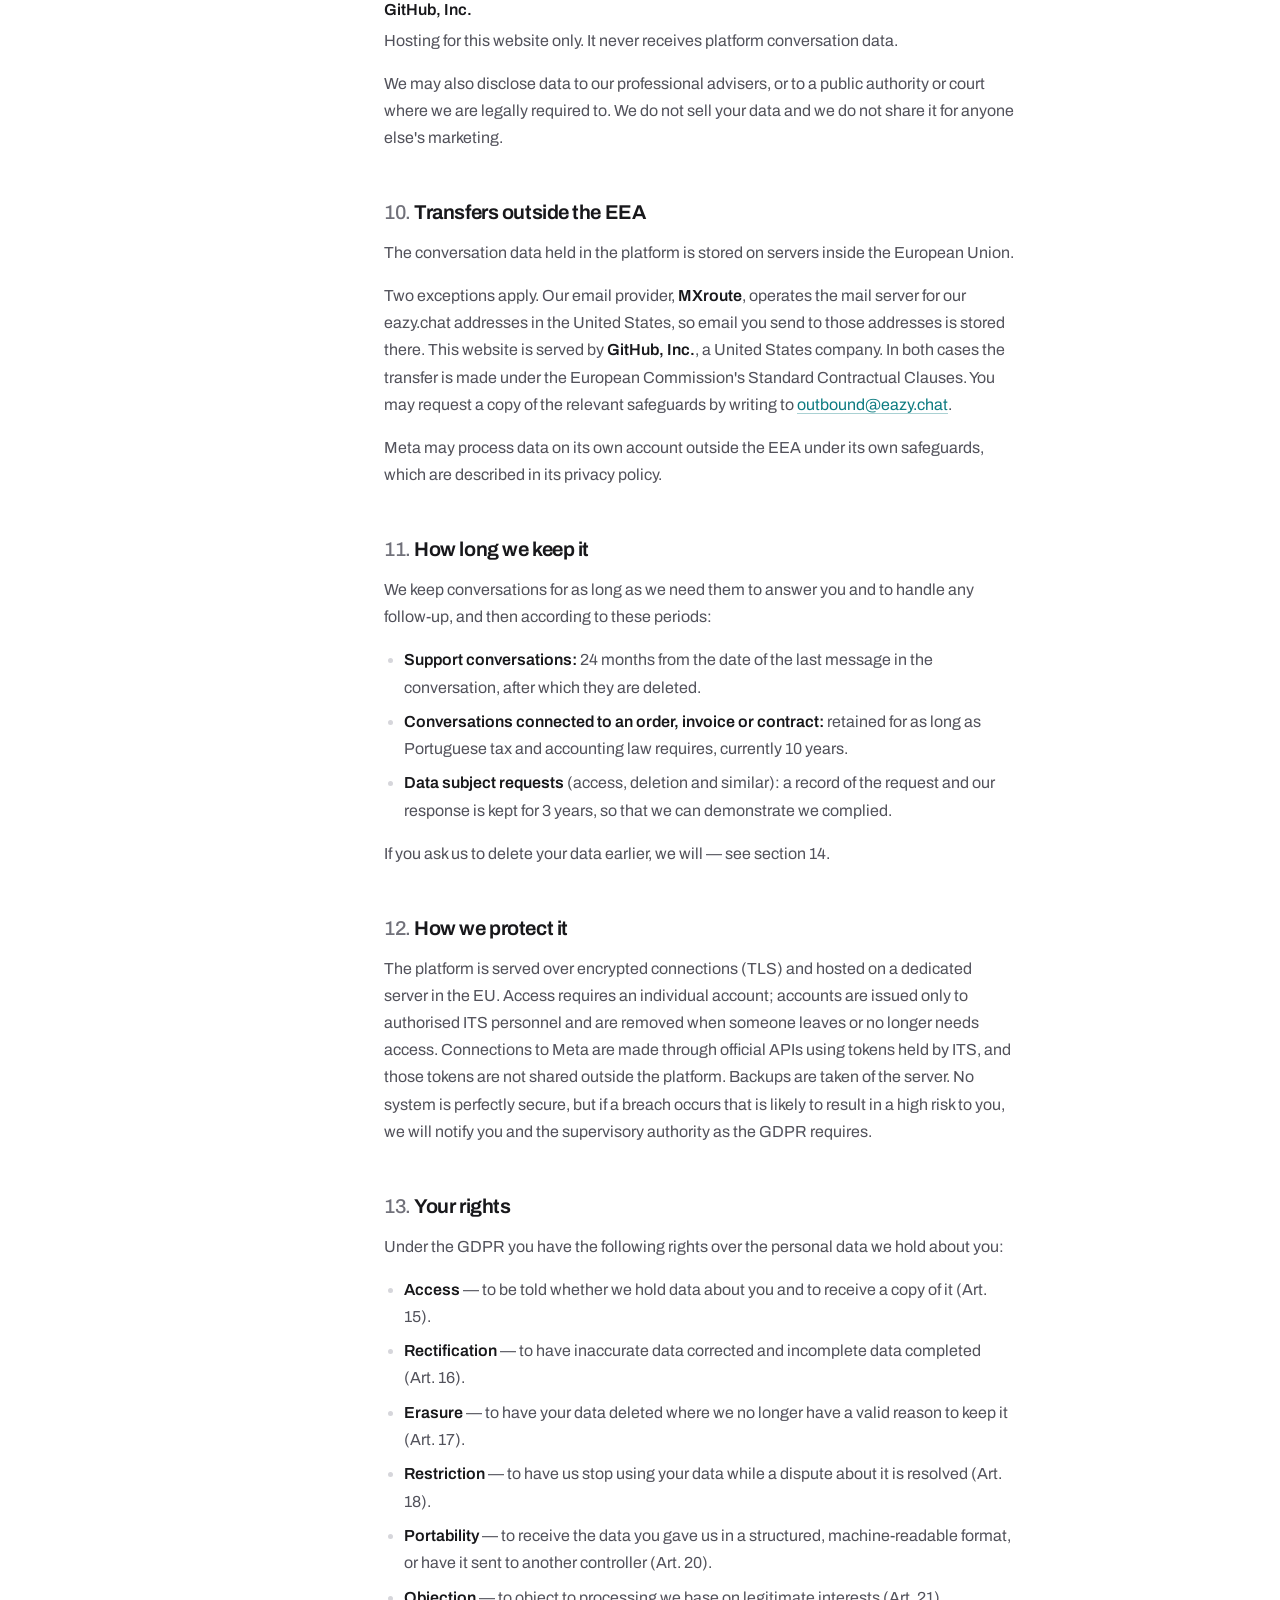
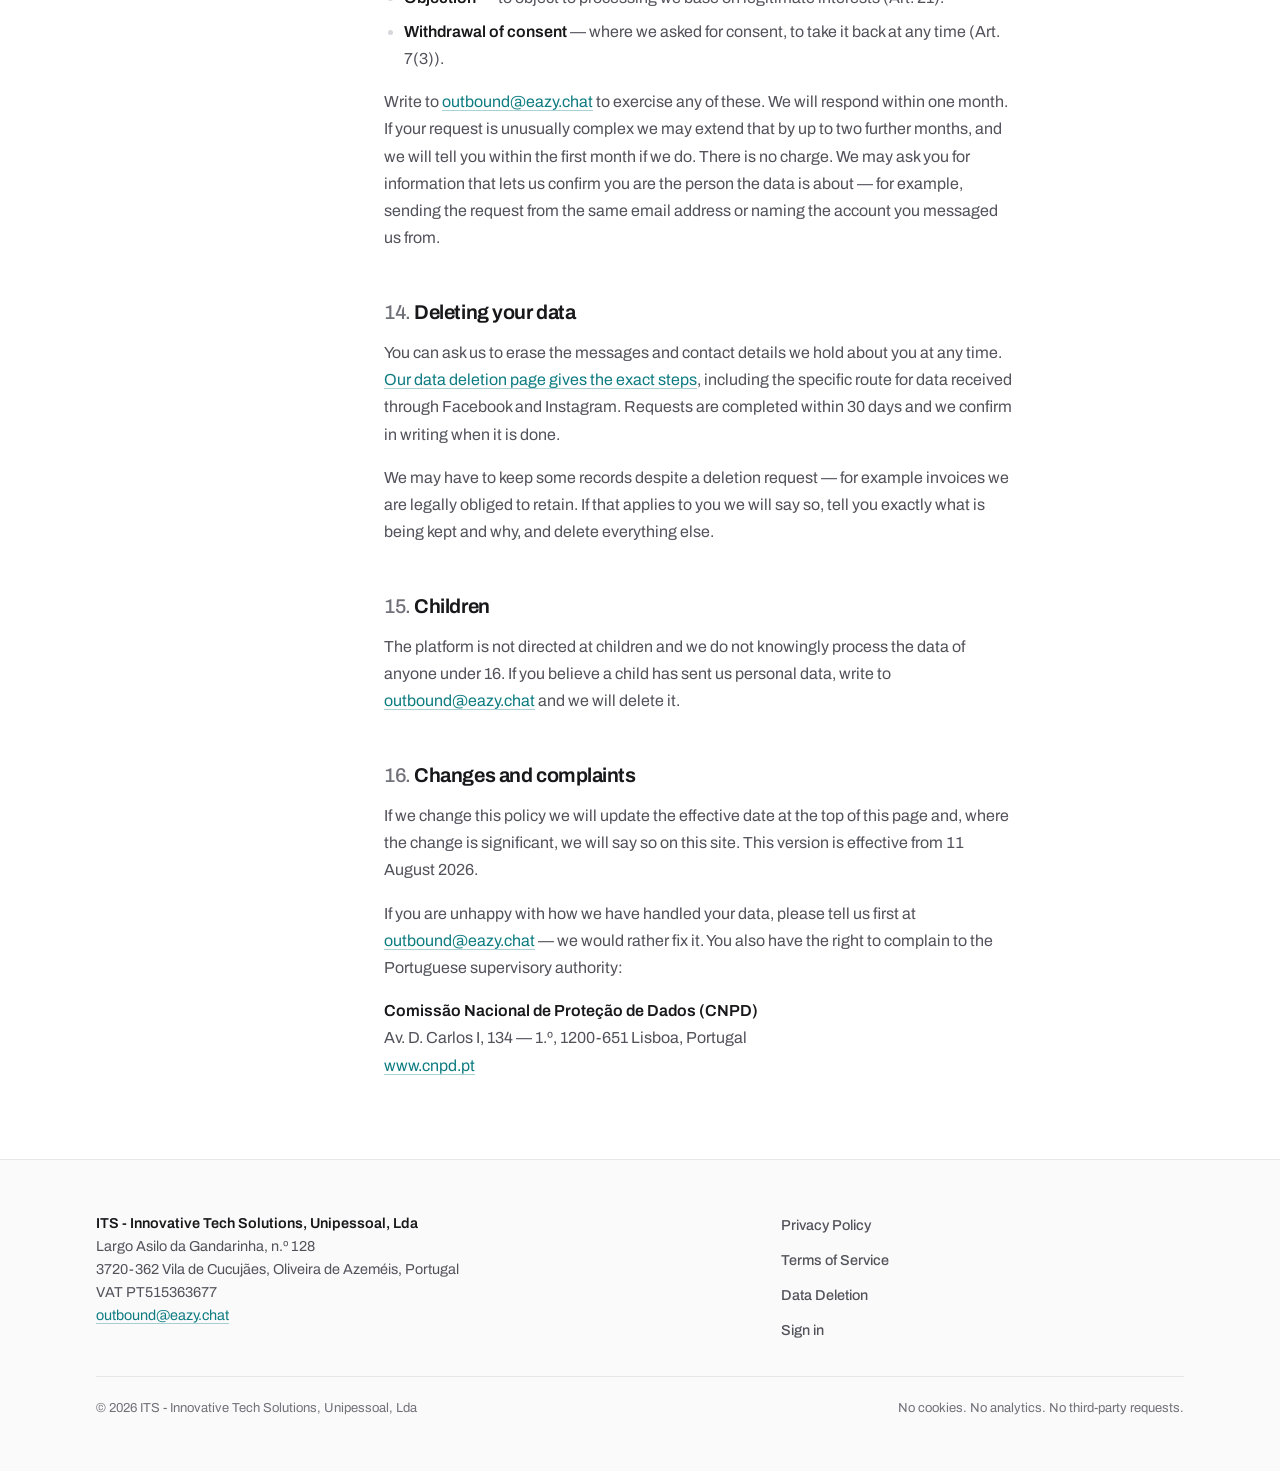
<file: privacy/index.html>
<!doctype html>
<html lang="en">
  <head>
    <meta charset="utf-8" />
    <meta name="viewport" content="width=device-width, initial-scale=1" />
    <title>Privacy Policy — eazy.chat</title>
    <meta
      name="description"
      content="How ITS - Innovative Tech Solutions, Unipessoal, Lda collects, uses, stores and deletes the personal data that reaches it through eazy.chat."
    />
    <meta name="robots" content="noindex, nofollow" />
    <meta name="theme-color" content="#ffffff" media="(prefers-color-scheme: light)" />
    <meta name="theme-color" content="#09090b" media="(prefers-color-scheme: dark)" />
    <link rel="icon" href="/assets/favicon.svg" type="image/svg+xml" />
    <link rel="stylesheet" href="/assets/styles.css" />
  </head>
  <body>
    <a class="skip-link" href="#main">Skip to content</a>

    <svg style="position: absolute; width: 0; height: 0" aria-hidden="true" focusable="false">
      <defs>
        <symbol id="mark" viewBox="0 0 384 384">
          <path
            fill="currentColor"
            fill-rule="evenodd"
            d="M112.44 74.36h77.68c16.55 0 30.78-3.83 45.16-12.07l26.52-15.32c2.24-1.3 4.77-1.3 6.94 0 2.24 1.3 3.47 3.47 3.47 6v21.39h53.98c12.72 0 23.12 10.4 23.12 23.12v70.16h16.98c3.47 0 6.36 2.9 6.36 6.36v35.99c0 3.47-2.89 6.36-6.36 6.36h-16.98v15.53c0 21.39-8.74 40.83-22.83 54.92-14.09 14.09-33.53 22.84-54.92 22.84h-77.68c-16.55 0-30.78 3.83-45.16 12.07l-26.52 15.32c-2.24 1.3-4.77 1.3-6.94 0-2.24-1.3-3.47-3.47-3.47-6v-21.39H57.81c-12.72 0-23.12-10.41-23.12-23.13v-70.16H17.71c-3.47 0-6.36-2.89-6.36-6.36v-35.99c0-3.46 2.89-6.36 6.36-6.36h16.98v-15.53c0-21.39 8.74-40.83 22.83-54.92 14.09-14.09 33.53-22.84 54.92-22.84Zm54.27 117.64c0-12.36-10.05-22.4-22.4-22.4-12.36 0-22.4 10.04-22.4 22.4 0 12.35 10.04 22.4 22.4 22.4 12.35 0 22.4-10.05 22.4-22.4Zm95.38 0c0-12.36-10.05-22.4-22.4-22.4-12.36 0-22.4 10.04-22.4 22.4 0 12.35 10.04 22.4 22.4 22.4 12.35 0 22.4-10.05 22.4-22.4Zm58.31 0v-88.66c-6.79 0-13.65 0-20.45 0-15.32 0-27.74-12.5-27.74-27.75v-1.16l-20.31 11.71c-20.45 11.78-40.61 17.2-64.24 17.2h-75.22c-13.44 0-25.58 5.49-34.47 14.38-8.89 8.89-14.38 21.03-14.38 34.47v128.55c6.79 0 13.66 0 20.45 0 15.32 0 27.75 12.5 27.75 27.75v1.16l20.3-11.71c20.45-11.78 40.61-17.2 64.24-17.2h75.22c13.44 0 25.58-5.49 34.47-14.38 8.89-8.89 14.38-21.03 14.38-34.47Z"
          />
        </symbol>
      </defs>
    </svg>

    <header class="masthead">
      <div class="shell masthead__bar">
        <a class="brand" href="/">
          <svg class="brand__mark" aria-hidden="true"><use href="#mark" /></svg>
          eazy.chat
        </a>
        <nav aria-label="Primary">
          <ul class="navlist">
            <li><a href="/privacy" aria-current="page">Privacy</a></li>
            <li><a href="/terms">Terms</a></li>
            <li><a href="/data-deletion">Data deletion</a></li>
            <li><a class="navlist__cta" href="https://app.eazy.chat" rel="noopener">Sign in</a></li>
          </ul>
        </nav>
      </div>
    </header>

    <main id="main" class="doc">
      <div class="shell">
        <div class="doc__head">
          <h1 class="doc__title">Privacy Policy</h1>
          <p class="lede">
            How ITS - Innovative Tech Solutions, Unipessoal, Lda collects, uses,
            stores and deletes the personal data that reaches it through eazy.chat.
          </p>
          <p class="doc__meta">
            <span>Effective <time datetime="2026-08-11">11 August 2026</time></span>
            <span>Version 1.0</span>
            <span>Applies to eazy.chat and app.eazy.chat</span>
          </p>
        </div>

        <div class="doc__layout">
          <nav class="toc" aria-label="On this page">
            <h2>On this page</h2>
            <ol>
              <li><a href="#s1">Who we are</a></li>
              <li><a href="#s2">What this policy covers</a></li>
              <li><a href="#s3">This website</a></li>
              <li><a href="#s4">What we process when you contact us</a></li>
              <li><a href="#s5">Facebook and Instagram</a></li>
              <li><a href="#s6">WhatsApp</a></li>
              <li><a href="#s7">Email and website chat</a></li>
              <li><a href="#s8">Legal bases</a></li>
              <li><a href="#s9">Who else can access it</a></li>
              <li><a href="#s10">Transfers outside the EEA</a></li>
              <li><a href="#s11">How long we keep it</a></li>
              <li><a href="#s12">How we protect it</a></li>
              <li><a href="#s13">Your rights</a></li>
              <li><a href="#s14">Deleting your data</a></li>
              <li><a href="#s15">Children</a></li>
              <li><a href="#s16">Changes and complaints</a></li>
            </ol>
          </nav>

          <article class="prose">
            <h2 id="s1">Who we are</h2>
            <p>
              The controller of the personal data described in this policy is
              <strong>ITS - Innovative Tech Solutions, Unipessoal, Lda</strong>, a
              company registered in Portugal under VAT and corporate number
              <span class="tabular">PT515363677</span>, with its registered office at
              Largo Asilo da Gandarinha, n.º 128, 3720-362 Vila de Cucujães, Oliveira
              de Azeméis, Portugal.
            </p>
            <p>
              For anything in this policy, including requests to access or delete your
              data, write to
              <a href="mailto:outbound@eazy.chat">outbound@eazy.chat</a>. We are not
              required to appoint a Data Protection Officer and have not appointed
              one; that address reaches the people responsible for these requests.
            </p>

            <h2 id="s2">What this policy covers</h2>
            <p>
              <strong>eazy.chat</strong> is the customer-support platform that ITS
              operates for its own customer communications. It is built on Chatwoot
              and runs at <a href="https://app.eazy.chat" rel="noopener">app.eazy.chat</a>.
              It is internal tooling: there is no public sign-up, and only authorised
              ITS personnel have accounts.
            </p>
            <p>This policy covers two different things, and they are easy to confuse:</p>
            <ul>
              <li>
                <strong>This website</strong> (<code>eazy.chat</code>) — the pages you
                are reading now. Covered in section 3.
              </li>
              <li>
                <strong>The platform</strong> (<code>app.eazy.chat</code>) — where
                messages you send us on WhatsApp, Instagram, Facebook Messenger, email
                or website chat are received and answered. Covered in sections 4 to
                14.
              </li>
            </ul>

            <h2 id="s3">This website</h2>
            <p>
              This website is a set of static pages. It sets
              <strong>no cookies</strong>, uses no local storage, runs no analytics or
              tracking of any kind, embeds no social widgets, and loads
              <strong>no resources from any other domain</strong> — the typeface,
              icons and styles are all served from eazy.chat itself. There is no form
              on this site and nothing to submit.
            </p>
            <p>
              Our hosting provider, GitHub, Inc., processes your IP address and browser
              user agent in server logs as a technical necessity of delivering the
              pages, in the same way any web server does. We do not have access to
              those logs and do not use them.
            </p>

            <h2 id="s4">What we process when you contact us</h2>
            <p>
              When you send us a message on any connected channel, that message and the
              information attached to it by the channel are received into the eazy.chat
              inbox so that a member of our team can read and answer it. Depending on
              the channel, that typically includes:
            </p>
            <ul>
              <li>
                your name or the display name and handle on your account, and your
                profile picture where the channel supplies one;
              </li>
              <li>
                the identifier the channel uses for you — for example a phone number,
                an email address, or a platform-issued user ID;
              </li>
              <li>
                the content of your messages and any files, images, audio or documents
                you attach;
              </li>
              <li>
                timestamps, delivery and read status, and which channel the message
                arrived on;
              </li>
              <li>
                notes, labels and internal comments our agents add to the conversation
                in order to handle it;
              </li>
              <li>
                anything else you choose to tell us in the message — an order number,
                an address, a complaint.
              </li>
            </ul>
            <div class="note">
              <p>
                <strong>Please do not send us special category data.</strong> We do not
                ask for and do not need information about your health, religion,
                political opinions, trade union membership, sex life or sexual
                orientation, biometric or genetic data. If you send it anyway we will
                handle it confidentially and delete it when it is no longer needed for
                the request you made.
              </p>
            </div>

            <h2 id="s5">Facebook and Instagram</h2>
            <p>
              ITS connects the Facebook Pages and Instagram accounts that it owns to
              eazy.chat, using the official Meta APIs, so that direct messages and
              comments sent to those accounts can be answered from the same inbox as
              everything else. Meta refers to the information this makes available to
              us as <strong>Platform Data</strong>. This section describes exactly what
              we do with it.
            </p>
            <h3>What we receive</h3>
            <ul>
              <li>
                the page-scoped or Instagram-scoped identifier that Meta issues for
                you — an identifier specific to your conversation with our account,
                not your Facebook or Instagram account ID;
              </li>
              <li>your display name, username and profile picture as shown by Meta;</li>
              <li>
                the content of the direct messages, comments and attachments you send
                to our accounts, and their timestamps;
              </li>
              <li>
                access tokens issued to <em>our own</em> business accounts, which
                authorise the connection. These are credentials belonging to ITS, not
                information about you.
              </li>
            </ul>
            <h3>What we do with it</h3>
            <p>
              We use it for exactly one purpose: to display your conversation to an ITS
              support agent and let them reply to you. It is stored in the same
              conversation record as every other channel so that our team can see the
              history of what you have asked us.
            </p>
            <h3>What we do not do with it</h3>
            <ul>
              <li>We do not sell, rent or licence it to anyone.</li>
              <li>
                We do not use it for advertising, ad targeting, look-alike audiences or
                any marketing to you that you did not ask for.
              </li>
              <li>
                We do not use it to build profiles about you, to score you, or to make
                automated decisions about you.
              </li>
              <li>
                We do not use it to determine eligibility for employment, housing,
                credit, insurance or any similar decision.
              </li>
              <li>
                We do not transfer it to data brokers, ad networks or information
                resellers.
              </li>
              <li>
                We do not combine it with data bought from third parties.
              </li>
            </ul>
            <p>
              Our use of Platform Data is subject to the
              <a href="https://developers.facebook.com/terms/" rel="noopener nofollow"
                >Meta Platform Terms</a
              >
              and the
              <a
                href="https://developers.facebook.com/devpolicy/"
                rel="noopener nofollow"
                >Meta Developer Policies</a
              >, and we handle it in accordance with them. Meta Platforms Ireland
              Limited is a separate controller for the processing it carries out on
              Facebook and Instagram itself; its handling of your data is governed by
              the
              <a href="https://www.facebook.com/privacy/policy/" rel="noopener nofollow"
                >Meta Privacy Policy</a
              >, not by this one.
            </p>
            <p>
              You can disconnect us at any time from
              <strong>Settings &rsaquo; Apps and Websites</strong> in your Facebook
              account, or by blocking our account on Instagram. That stops any further
              data reaching us. To have what we already hold erased, follow
              <a href="/data-deletion">our data deletion instructions</a>.
            </p>

            <h2 id="s6">WhatsApp</h2>
            <p>
              Where a WhatsApp Business channel is connected, we receive your phone
              number, your WhatsApp profile name, and the content and timestamps of the
              messages and attachments you send to that number. It is used to answer
              you and is subject to the same restrictions listed in section 5. WhatsApp
              is operated by Meta and its own handling of your data is governed by the
              WhatsApp privacy policy.
            </p>

            <h2 id="s7">Email and website chat</h2>
            <p>
              Email sent to an ITS address connected to the platform is received into
              the same inbox, including your email address, display name, the message
              body and any attachments. Our email is delivered by MXroute (see section
              9).
            </p>
            <p>
              Where a website chat widget is in use, we receive the messages you type
              into it, the page you were on when you started the conversation, your
              browser user agent and IP address, and any name or email address you
              choose to give. The widget sets a cookie or uses local storage in your
              browser for the sole purpose of keeping your conversation attached to you
              between page loads. This site — the one you are reading — carries no such
              widget.
            </p>

            <h2 id="s8">Legal bases</h2>
            <p>
              Under Article 6(1) of the GDPR we rely on the following bases, depending
              on why you contacted us:
            </p>
            <dl>
              <dt>Performance of a contract, or steps before entering one — Art. 6(1)(b)</dt>
              <dd>
                Where your message concerns an order, a purchase, a service we provide
                to you, or a request for a quotation.
              </dd>
              <dt>Legitimate interests — Art. 6(1)(f)</dt>
              <dd>
                Our interest in receiving, answering and keeping a record of support
                enquiries, in running the support operation efficiently, and in
                protecting the platform against abuse. We consider this proportionate
                because you initiated the contact, the data is what you chose to send
                us, and it is used only to answer you. You may object at any time under
                section 13.
              </dd>
              <dt>Legal obligation — Art. 6(1)(c)</dt>
              <dd>
                Where we must keep records to comply with Portuguese tax, accounting or
                consumer protection law.
              </dd>
              <dt>Consent — Art. 6(1)(a)</dt>
              <dd>
                Only where we have asked you for it explicitly and separately. You can
                withdraw it at any time without affecting what was done before.
              </dd>
            </dl>

            <h2 id="s9">Who else can access it</h2>
            <p>
              Your data is accessible to the ITS employees and contractors who staff
              customer support, and to the following processors and providers, each
              acting under contract and only on our instructions or in their own
              defined role:
            </p>
            <dl>
              <dt>netcup GmbH (Germany)</dt>
              <dd>
                Infrastructure provider for the server that runs app.eazy.chat. The
                server is located within the European Union.
              </dd>
              <dt>MXroute (United States)</dt>
              <dd>
                Email hosting for our eazy.chat mailboxes. See section 10.
              </dd>
              <dt>Meta Platforms Ireland Limited</dt>
              <dd>
                Operator of Facebook, Instagram and WhatsApp, acting as an independent
                controller for the processing that happens on those platforms.
              </dd>
              <dt>GitHub, Inc.</dt>
              <dd>
                Hosting for this website only. It never receives platform conversation
                data.
              </dd>
            </dl>
            <p>
              We may also disclose data to our professional advisers, or to a public
              authority or court where we are legally required to. We do not sell your
              data and we do not share it for anyone else's marketing.
            </p>

            <h2 id="s10">Transfers outside the EEA</h2>
            <p>
              The conversation data held in the platform is stored on servers inside
              the European Union.
            </p>
            <p>
              Two exceptions apply. Our email provider,
              <strong>MXroute</strong>, operates the mail server for our eazy.chat
              addresses in the United States, so email you send to those addresses is
              stored there. This website is served by
              <strong>GitHub, Inc.</strong>, a United States company. In both cases the
              transfer is made under the European Commission's Standard Contractual
              Clauses. You may request a copy of the relevant safeguards by writing to
              <a href="mailto:outbound@eazy.chat">outbound@eazy.chat</a>.
            </p>
            <p>
              Meta may process data on its own account outside the EEA under its own
              safeguards, which are described in its privacy policy.
            </p>

            <h2 id="s11">How long we keep it</h2>
            <p>
              We keep conversations for as long as we need them to answer you and to
              handle any follow-up, and then according to these periods:
            </p>
            <ul>
              <li>
                <strong>Support conversations:</strong> 24 months from the date of the
                last message in the conversation, after which they are deleted.
              </li>
              <li>
                <strong>Conversations connected to an order, invoice or contract:</strong>
                retained for as long as Portuguese tax and accounting law requires,
                currently 10 years.
              </li>
              <li>
                <strong>Data subject requests</strong> (access, deletion and similar):
                a record of the request and our response is kept for 3 years, so that
                we can demonstrate we complied.
              </li>
            </ul>
            <p>
              If you ask us to delete your data earlier, we will — see section 14.
            </p>

            <h2 id="s12">How we protect it</h2>
            <p>
              The platform is served over encrypted connections (TLS) and hosted on a
              dedicated server in the EU. Access requires an individual account;
              accounts are issued only to authorised ITS personnel and are removed when
              someone leaves or no longer needs access. Connections to Meta are made
              through official APIs using tokens held by ITS, and those tokens are not
              shared outside the platform. Backups are taken of the server. No system is
              perfectly secure, but if a breach occurs that is likely to result in a
              high risk to you, we will notify you and the supervisory authority as the
              GDPR requires.
            </p>

            <h2 id="s13">Your rights</h2>
            <p>
              Under the GDPR you have the following rights over the personal data we
              hold about you:
            </p>
            <ul>
              <li>
                <strong>Access</strong> — to be told whether we hold data about you and
                to receive a copy of it (Art. 15).
              </li>
              <li>
                <strong>Rectification</strong> — to have inaccurate data corrected and
                incomplete data completed (Art. 16).
              </li>
              <li>
                <strong>Erasure</strong> — to have your data deleted where we no longer
                have a valid reason to keep it (Art. 17).
              </li>
              <li>
                <strong>Restriction</strong> — to have us stop using your data while a
                dispute about it is resolved (Art. 18).
              </li>
              <li>
                <strong>Portability</strong> — to receive the data you gave us in a
                structured, machine-readable format, or have it sent to another
                controller (Art. 20).
              </li>
              <li>
                <strong>Objection</strong> — to object to processing we base on
                legitimate interests (Art. 21).
              </li>
              <li>
                <strong>Withdrawal of consent</strong> — where we asked for consent, to
                take it back at any time (Art. 7(3)).
              </li>
            </ul>
            <p>
              Write to <a href="mailto:outbound@eazy.chat">outbound@eazy.chat</a> to
              exercise any of these. We will respond within one month. If your request
              is unusually complex we may extend that by up to two further months, and
              we will tell you within the first month if we do. There is no charge. We
              may ask you for information that lets us confirm you are the person the
              data is about — for example, sending the request from the same email
              address or naming the account you messaged us from.
            </p>

            <h2 id="s14">Deleting your data</h2>
            <p>
              You can ask us to erase the messages and contact details we hold about
              you at any time.
              <a href="/data-deletion"
                >Our data deletion page gives the exact steps</a
              >, including the specific route for data received through Facebook and
              Instagram. Requests are completed within 30 days and we confirm in
              writing when it is done.
            </p>
            <p>
              We may have to keep some records despite a deletion request — for example
              invoices we are legally obliged to retain. If that applies to you we will
              say so, tell you exactly what is being kept and why, and delete
              everything else.
            </p>

            <h2 id="s15">Children</h2>
            <p>
              The platform is not directed at children and we do not knowingly process
              the data of anyone under 16. If you believe a child has sent us personal
              data, write to
              <a href="mailto:outbound@eazy.chat">outbound@eazy.chat</a> and we will
              delete it.
            </p>

            <h2 id="s16">Changes and complaints</h2>
            <p>
              If we change this policy we will update the effective date at the top of
              this page and, where the change is significant, we will say so on this
              site. This version is effective from
              <time datetime="2026-08-11">11 August 2026</time>.
            </p>
            <p>
              If you are unhappy with how we have handled your data, please tell us
              first at
              <a href="mailto:outbound@eazy.chat">outbound@eazy.chat</a> — we would
              rather fix it. You also have the right to complain to the Portuguese
              supervisory authority:
            </p>
            <p>
              <strong>Comissão Nacional de Proteção de Dados (CNPD)</strong><br />
              Av. D. Carlos I, 134 — 1.º, 1200-651 Lisboa, Portugal<br />
              <a href="https://www.cnpd.pt" rel="noopener nofollow">www.cnpd.pt</a>
            </p>
          </article>
        </div>
      </div>
    </main>

    <footer class="foot">
      <div class="shell">
        <div class="foot__grid">
          <address>
            <strong>ITS - Innovative Tech Solutions, Unipessoal, Lda</strong>
            Largo Asilo da Gandarinha, n.º 128<br />
            3720-362 Vila de Cucujães, Oliveira de Azeméis, Portugal<br />
            VAT <span class="tabular">PT515363677</span><br />
            <a href="mailto:outbound@eazy.chat">outbound@eazy.chat</a>
          </address>
          <ul class="foot__links">
            <li><a href="/privacy">Privacy Policy</a></li>
            <li><a href="/terms">Terms of Service</a></li>
            <li><a href="/data-deletion">Data Deletion</a></li>
            <li><a href="https://app.eazy.chat" rel="noopener">Sign in</a></li>
          </ul>
        </div>
        <div class="foot__base">
          <span>© 2026 ITS - Innovative Tech Solutions, Unipessoal, Lda</span>
          <span>No cookies. No analytics. No third-party requests.</span>
        </div>
      </div>
    </footer>
  </body>
</html>
</file>
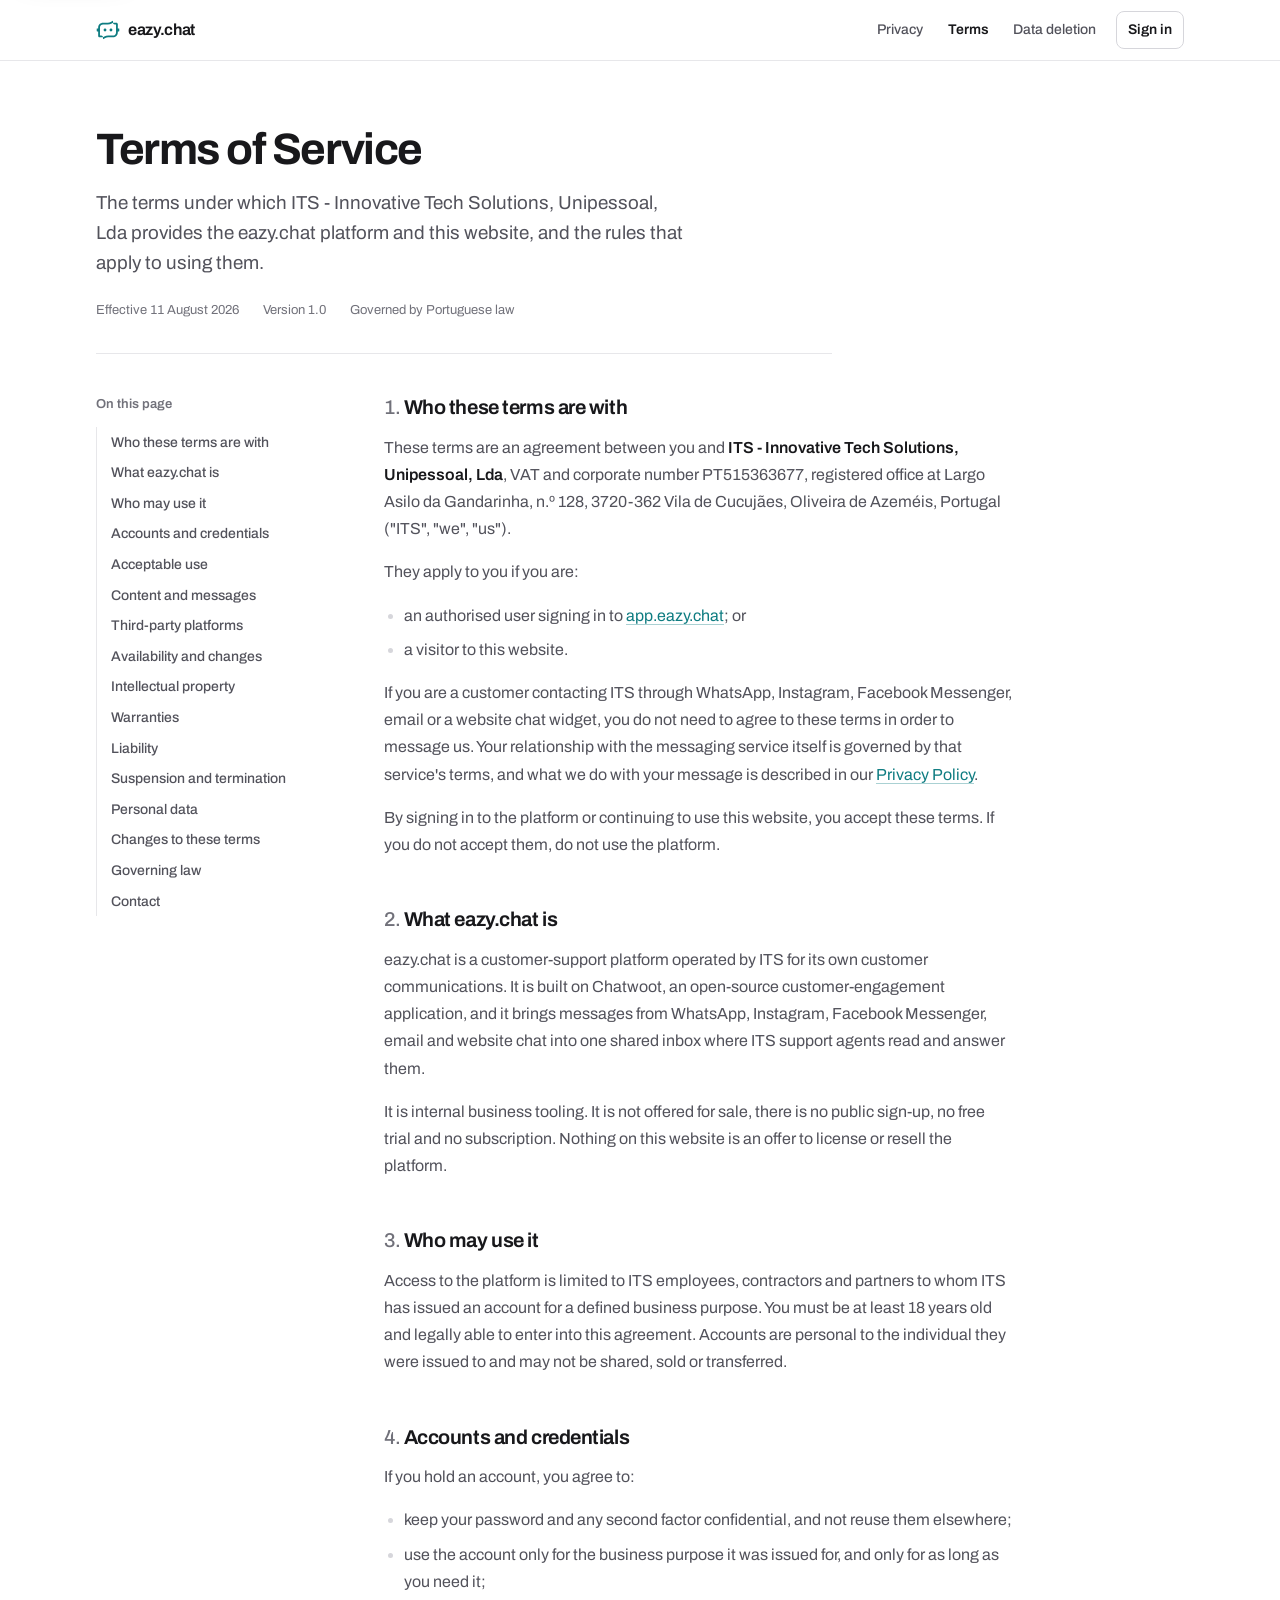
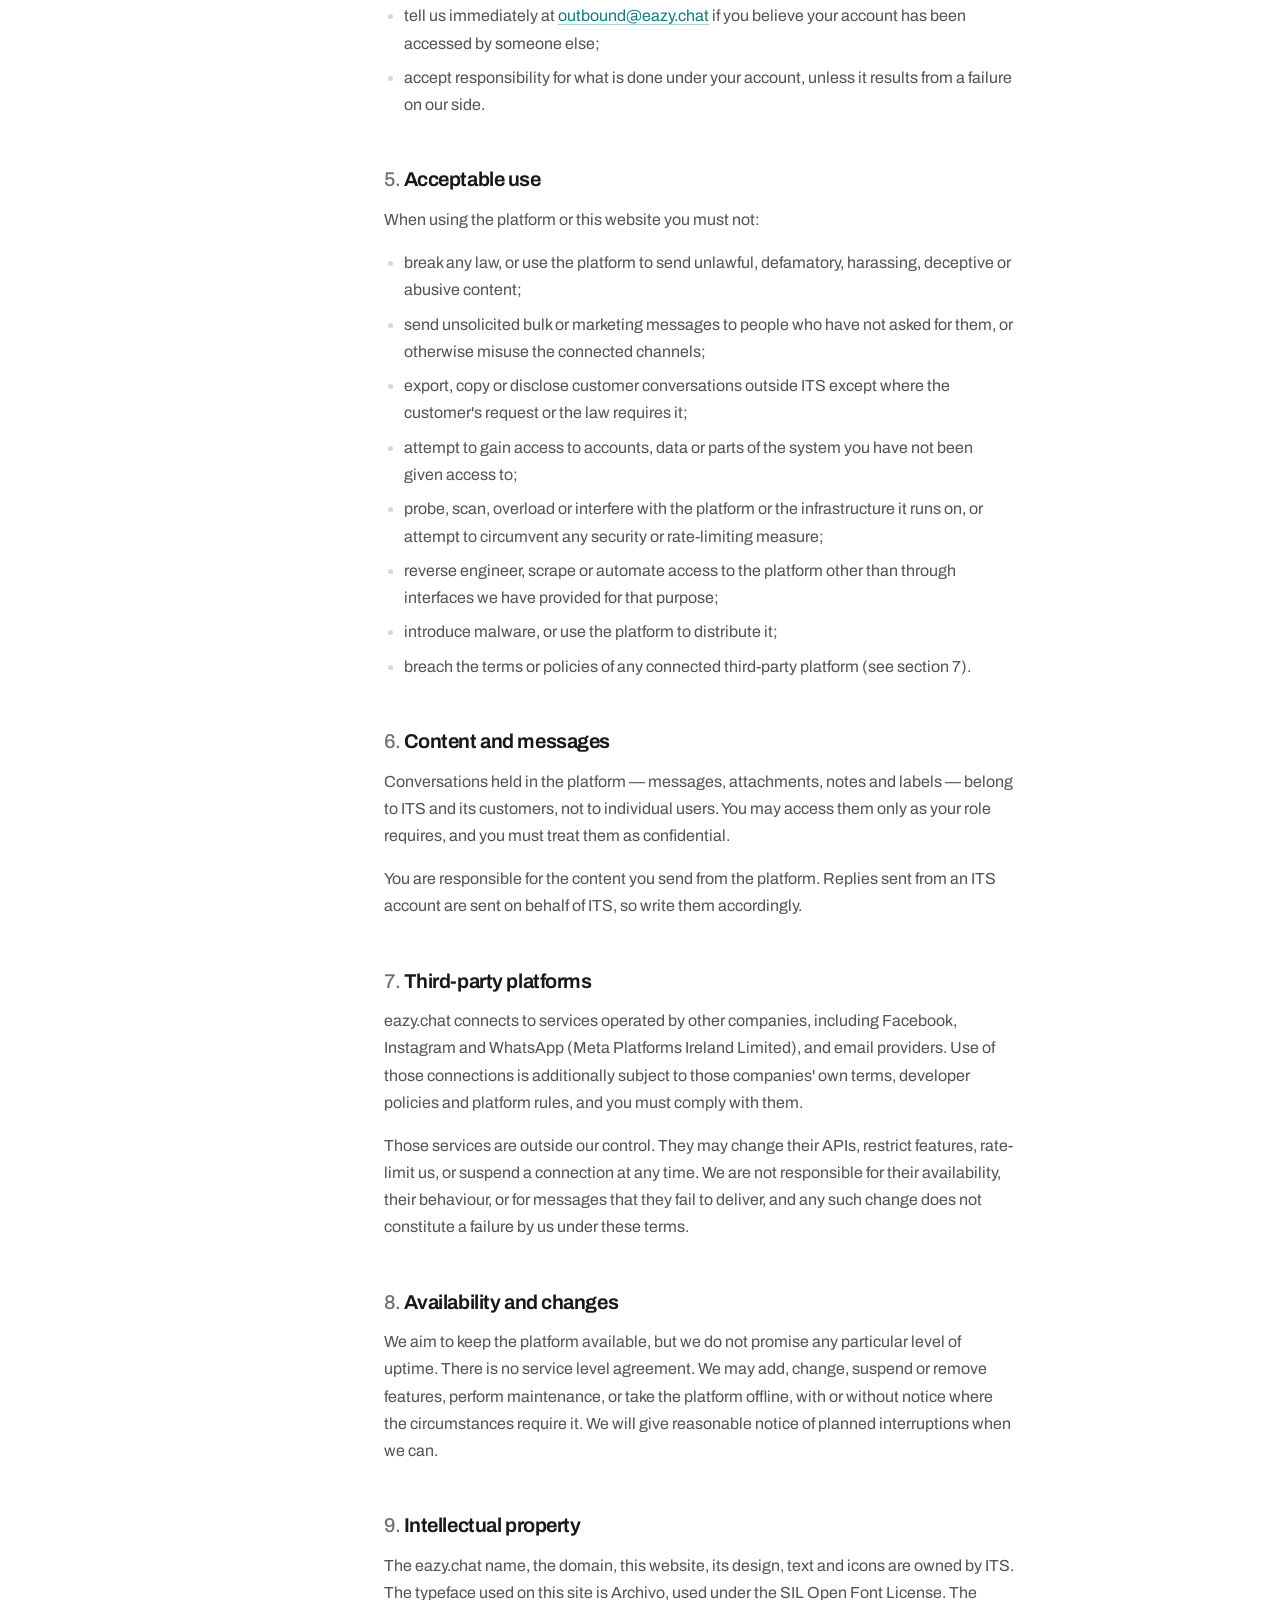
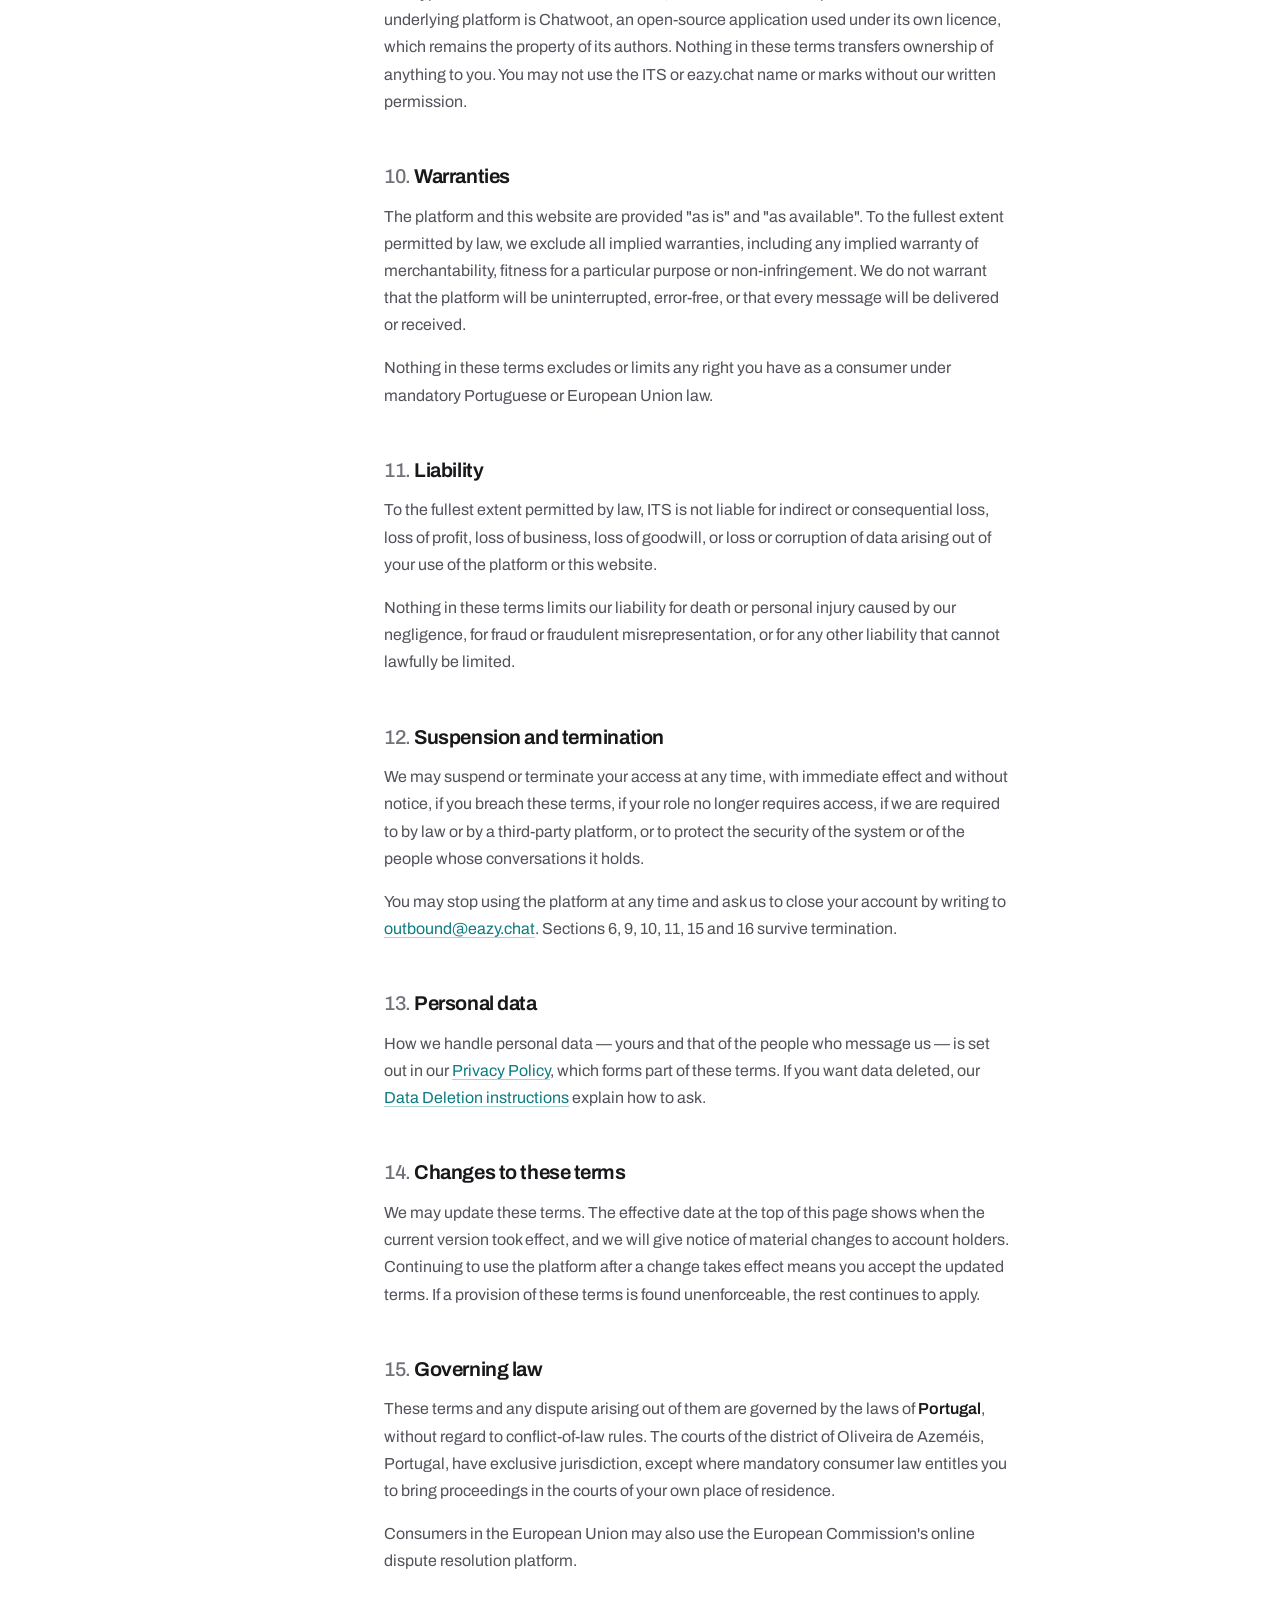
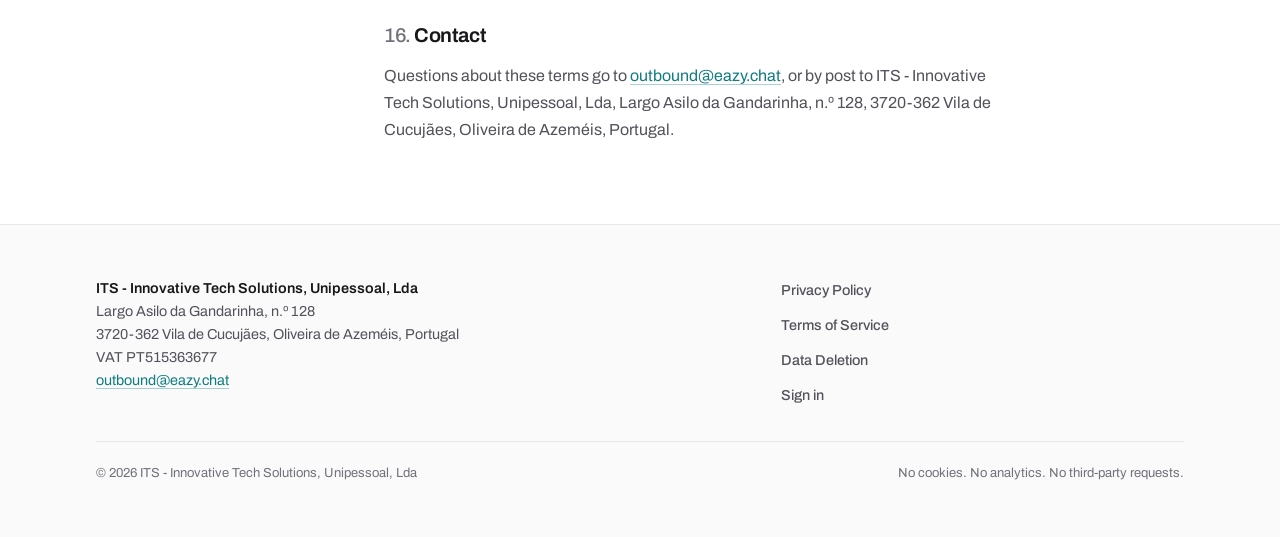
<file: terms/index.html>
<!doctype html>
<html lang="en">
  <head>
    <meta charset="utf-8" />
    <meta name="viewport" content="width=device-width, initial-scale=1" />
    <title>Terms of Service — eazy.chat</title>
    <meta
      name="description"
      content="The terms under which ITS - Innovative Tech Solutions, Unipessoal, Lda provides the eazy.chat platform and this website."
    />
    <meta name="robots" content="noindex, nofollow" />
    <meta name="theme-color" content="#ffffff" media="(prefers-color-scheme: light)" />
    <meta name="theme-color" content="#09090b" media="(prefers-color-scheme: dark)" />
    <link rel="icon" href="/assets/favicon.svg" type="image/svg+xml" />
    <link rel="stylesheet" href="/assets/styles.css" />
  </head>
  <body>
    <a class="skip-link" href="#main">Skip to content</a>

    <svg style="position: absolute; width: 0; height: 0" aria-hidden="true" focusable="false">
      <defs>
        <symbol id="mark" viewBox="0 0 384 384">
          <path
            fill="currentColor"
            fill-rule="evenodd"
            d="M112.44 74.36h77.68c16.55 0 30.78-3.83 45.16-12.07l26.52-15.32c2.24-1.3 4.77-1.3 6.94 0 2.24 1.3 3.47 3.47 3.47 6v21.39h53.98c12.72 0 23.12 10.4 23.12 23.12v70.16h16.98c3.47 0 6.36 2.9 6.36 6.36v35.99c0 3.47-2.89 6.36-6.36 6.36h-16.98v15.53c0 21.39-8.74 40.83-22.83 54.92-14.09 14.09-33.53 22.84-54.92 22.84h-77.68c-16.55 0-30.78 3.83-45.16 12.07l-26.52 15.32c-2.24 1.3-4.77 1.3-6.94 0-2.24-1.3-3.47-3.47-3.47-6v-21.39H57.81c-12.72 0-23.12-10.41-23.12-23.13v-70.16H17.71c-3.47 0-6.36-2.89-6.36-6.36v-35.99c0-3.46 2.89-6.36 6.36-6.36h16.98v-15.53c0-21.39 8.74-40.83 22.83-54.92 14.09-14.09 33.53-22.84 54.92-22.84Zm54.27 117.64c0-12.36-10.05-22.4-22.4-22.4-12.36 0-22.4 10.04-22.4 22.4 0 12.35 10.04 22.4 22.4 22.4 12.35 0 22.4-10.05 22.4-22.4Zm95.38 0c0-12.36-10.05-22.4-22.4-22.4-12.36 0-22.4 10.04-22.4 22.4 0 12.35 10.04 22.4 22.4 22.4 12.35 0 22.4-10.05 22.4-22.4Zm58.31 0v-88.66c-6.79 0-13.65 0-20.45 0-15.32 0-27.74-12.5-27.74-27.75v-1.16l-20.31 11.71c-20.45 11.78-40.61 17.2-64.24 17.2h-75.22c-13.44 0-25.58 5.49-34.47 14.38-8.89 8.89-14.38 21.03-14.38 34.47v128.55c6.79 0 13.66 0 20.45 0 15.32 0 27.75 12.5 27.75 27.75v1.16l20.3-11.71c20.45-11.78 40.61-17.2 64.24-17.2h75.22c13.44 0 25.58-5.49 34.47-14.38 8.89-8.89 14.38-21.03 14.38-34.47Z"
          />
        </symbol>
      </defs>
    </svg>

    <header class="masthead">
      <div class="shell masthead__bar">
        <a class="brand" href="/">
          <svg class="brand__mark" aria-hidden="true"><use href="#mark" /></svg>
          eazy.chat
        </a>
        <nav aria-label="Primary">
          <ul class="navlist">
            <li><a href="/privacy">Privacy</a></li>
            <li><a href="/terms" aria-current="page">Terms</a></li>
            <li><a href="/data-deletion">Data deletion</a></li>
            <li><a class="navlist__cta" href="https://app.eazy.chat" rel="noopener">Sign in</a></li>
          </ul>
        </nav>
      </div>
    </header>

    <main id="main" class="doc">
      <div class="shell">
        <div class="doc__head">
          <h1 class="doc__title">Terms of Service</h1>
          <p class="lede">
            The terms under which ITS - Innovative Tech Solutions, Unipessoal, Lda
            provides the eazy.chat platform and this website, and the rules that apply
            to using them.
          </p>
          <p class="doc__meta">
            <span>Effective <time datetime="2026-08-11">11 August 2026</time></span>
            <span>Version 1.0</span>
            <span>Governed by Portuguese law</span>
          </p>
        </div>

        <div class="doc__layout">
          <nav class="toc" aria-label="On this page">
            <h2>On this page</h2>
            <ol>
              <li><a href="#s1">Who these terms are with</a></li>
              <li><a href="#s2">What eazy.chat is</a></li>
              <li><a href="#s3">Who may use it</a></li>
              <li><a href="#s4">Accounts and credentials</a></li>
              <li><a href="#s5">Acceptable use</a></li>
              <li><a href="#s6">Content and messages</a></li>
              <li><a href="#s7">Third-party platforms</a></li>
              <li><a href="#s8">Availability and changes</a></li>
              <li><a href="#s9">Intellectual property</a></li>
              <li><a href="#s10">Warranties</a></li>
              <li><a href="#s11">Liability</a></li>
              <li><a href="#s12">Suspension and termination</a></li>
              <li><a href="#s13">Personal data</a></li>
              <li><a href="#s14">Changes to these terms</a></li>
              <li><a href="#s15">Governing law</a></li>
              <li><a href="#s16">Contact</a></li>
            </ol>
          </nav>

          <article class="prose">
            <h2 id="s1">Who these terms are with</h2>
            <p>
              These terms are an agreement between you and
              <strong>ITS - Innovative Tech Solutions, Unipessoal, Lda</strong>, VAT
              and corporate number <span class="tabular">PT515363677</span>, registered
              office at Largo Asilo da Gandarinha, n.º 128, 3720-362 Vila de Cucujães,
              Oliveira de Azeméis, Portugal ("ITS", "we", "us").
            </p>
            <p>They apply to you if you are:</p>
            <ul>
              <li>
                an authorised user signing in to
                <a href="https://app.eazy.chat" rel="noopener">app.eazy.chat</a>; or
              </li>
              <li>a visitor to this website.</li>
            </ul>
            <p>
              If you are a customer contacting ITS through WhatsApp, Instagram,
              Facebook Messenger, email or a website chat widget, you do not need to
              agree to these terms in order to message us. Your relationship with the
              messaging service itself is governed by that service's terms, and what we
              do with your message is described in our
              <a href="/privacy">Privacy Policy</a>.
            </p>
            <p>
              By signing in to the platform or continuing to use this website, you
              accept these terms. If you do not accept them, do not use the platform.
            </p>

            <h2 id="s2">What eazy.chat is</h2>
            <p>
              eazy.chat is a customer-support platform operated by ITS for its own
              customer communications. It is built on Chatwoot, an open-source
              customer-engagement application, and it brings messages from WhatsApp,
              Instagram, Facebook Messenger, email and website chat into one shared
              inbox where ITS support agents read and answer them.
            </p>
            <p>
              It is internal business tooling. It is not offered for sale, there is no
              public sign-up, no free trial and no subscription. Nothing on this
              website is an offer to license or resell the platform.
            </p>

            <h2 id="s3">Who may use it</h2>
            <p>
              Access to the platform is limited to ITS employees, contractors and
              partners to whom ITS has issued an account for a defined business
              purpose. You must be at least 18 years old and legally able to enter into
              this agreement. Accounts are personal to the individual they were issued
              to and may not be shared, sold or transferred.
            </p>

            <h2 id="s4">Accounts and credentials</h2>
            <p>If you hold an account, you agree to:</p>
            <ul>
              <li>
                keep your password and any second factor confidential, and not reuse
                them elsewhere;
              </li>
              <li>
                use the account only for the business purpose it was issued for, and
                only for as long as you need it;
              </li>
              <li>
                tell us immediately at
                <a href="mailto:outbound@eazy.chat">outbound@eazy.chat</a> if you
                believe your account has been accessed by someone else;
              </li>
              <li>
                accept responsibility for what is done under your account, unless it
                results from a failure on our side.
              </li>
            </ul>

            <h2 id="s5">Acceptable use</h2>
            <p>When using the platform or this website you must not:</p>
            <ul>
              <li>
                break any law, or use the platform to send unlawful, defamatory,
                harassing, deceptive or abusive content;
              </li>
              <li>
                send unsolicited bulk or marketing messages to people who have not
                asked for them, or otherwise misuse the connected channels;
              </li>
              <li>
                export, copy or disclose customer conversations outside ITS except
                where the customer's request or the law requires it;
              </li>
              <li>
                attempt to gain access to accounts, data or parts of the system you
                have not been given access to;
              </li>
              <li>
                probe, scan, overload or interfere with the platform or the
                infrastructure it runs on, or attempt to circumvent any security or
                rate-limiting measure;
              </li>
              <li>
                reverse engineer, scrape or automate access to the platform other than
                through interfaces we have provided for that purpose;
              </li>
              <li>
                introduce malware, or use the platform to distribute it;
              </li>
              <li>
                breach the terms or policies of any connected third-party platform (see
                section 7).
              </li>
            </ul>

            <h2 id="s6">Content and messages</h2>
            <p>
              Conversations held in the platform — messages, attachments, notes and
              labels — belong to ITS and its customers, not to individual users. You
              may access them only as your role requires, and you must treat them as
              confidential.
            </p>
            <p>
              You are responsible for the content you send from the platform. Replies
              sent from an ITS account are sent on behalf of ITS, so write them
              accordingly.
            </p>

            <h2 id="s7">Third-party platforms</h2>
            <p>
              eazy.chat connects to services operated by other companies, including
              Facebook, Instagram and WhatsApp (Meta Platforms Ireland Limited), and
              email providers. Use of those connections is additionally subject to
              those companies' own terms, developer policies and platform rules, and
              you must comply with them.
            </p>
            <p>
              Those services are outside our control. They may change their APIs,
              restrict features, rate-limit us, or suspend a connection at any time. We
              are not responsible for their availability, their behaviour, or for
              messages that they fail to deliver, and any such change does not
              constitute a failure by us under these terms.
            </p>

            <h2 id="s8">Availability and changes</h2>
            <p>
              We aim to keep the platform available, but we do not promise any
              particular level of uptime. There is no service level agreement. We may
              add, change, suspend or remove features, perform maintenance, or take the
              platform offline, with or without notice where the circumstances require
              it. We will give reasonable notice of planned interruptions when we can.
            </p>

            <h2 id="s9">Intellectual property</h2>
            <p>
              The eazy.chat name, the domain, this website, its design, text and icons
              are owned by ITS. The typeface used on this site is Archivo, used under
              the SIL Open Font License. The underlying platform is Chatwoot, an
              open-source application used under its own licence, which remains
              the property of its authors. Nothing in these terms transfers ownership
              of anything to you. You may not use the ITS or eazy.chat name or marks
              without our written permission.
            </p>

            <h2 id="s10">Warranties</h2>
            <p>
              The platform and this website are provided "as is" and "as available". To
              the fullest extent permitted by law, we exclude all implied warranties,
              including any implied warranty of merchantability, fitness for a
              particular purpose or non-infringement. We do not warrant that the
              platform will be uninterrupted, error-free, or that every message will be
              delivered or received.
            </p>
            <p>
              Nothing in these terms excludes or limits any right you have as a
              consumer under mandatory Portuguese or European Union law.
            </p>

            <h2 id="s11">Liability</h2>
            <p>
              To the fullest extent permitted by law, ITS is not liable for indirect or
              consequential loss, loss of profit, loss of business, loss of goodwill, or
              loss or corruption of data arising out of your use of the platform or
              this website.
            </p>
            <p>
              Nothing in these terms limits our liability for death or personal injury
              caused by our negligence, for fraud or fraudulent misrepresentation, or
              for any other liability that cannot lawfully be limited.
            </p>

            <h2 id="s12">Suspension and termination</h2>
            <p>
              We may suspend or terminate your access at any time, with immediate effect
              and without notice, if you breach these terms, if your role no longer
              requires access, if we are required to by law or by a third-party
              platform, or to protect the security of the system or of the people whose
              conversations it holds.
            </p>
            <p>
              You may stop using the platform at any time and ask us to close your
              account by writing to
              <a href="mailto:outbound@eazy.chat">outbound@eazy.chat</a>. Sections 6,
              9, 10, 11, 15 and 16 survive termination.
            </p>

            <h2 id="s13">Personal data</h2>
            <p>
              How we handle personal data — yours and that of the people who message us
              — is set out in our <a href="/privacy">Privacy Policy</a>, which forms
              part of these terms. If you want data deleted, our
              <a href="/data-deletion">Data Deletion instructions</a> explain how to
              ask.
            </p>

            <h2 id="s14">Changes to these terms</h2>
            <p>
              We may update these terms. The effective date at the top of this page
              shows when the current version took effect, and we will give notice of
              material changes to account holders. Continuing to use the platform after
              a change takes effect means you accept the updated terms. If a provision
              of these terms is found unenforceable, the rest continues to apply.
            </p>

            <h2 id="s15">Governing law</h2>
            <p>
              These terms and any dispute arising out of them are governed by the laws
              of <strong>Portugal</strong>, without regard to conflict-of-law rules.
              The courts of the district of Oliveira de Azeméis, Portugal, have
              exclusive jurisdiction, except where mandatory consumer law entitles you
              to bring proceedings in the courts of your own place of residence.
            </p>
            <p>
              Consumers in the European Union may also use the European Commission's
              online dispute resolution platform.
            </p>

            <h2 id="s16">Contact</h2>
            <p>
              Questions about these terms go to
              <a href="mailto:outbound@eazy.chat">outbound@eazy.chat</a>, or by post to
              ITS - Innovative Tech Solutions, Unipessoal, Lda, Largo Asilo da
              Gandarinha, n.º 128, 3720-362 Vila de Cucujães, Oliveira de Azeméis,
              Portugal.
            </p>
          </article>
        </div>
      </div>
    </main>

    <footer class="foot">
      <div class="shell">
        <div class="foot__grid">
          <address>
            <strong>ITS - Innovative Tech Solutions, Unipessoal, Lda</strong>
            Largo Asilo da Gandarinha, n.º 128<br />
            3720-362 Vila de Cucujães, Oliveira de Azeméis, Portugal<br />
            VAT <span class="tabular">PT515363677</span><br />
            <a href="mailto:outbound@eazy.chat">outbound@eazy.chat</a>
          </address>
          <ul class="foot__links">
            <li><a href="/privacy">Privacy Policy</a></li>
            <li><a href="/terms">Terms of Service</a></li>
            <li><a href="/data-deletion">Data Deletion</a></li>
            <li><a href="https://app.eazy.chat" rel="noopener">Sign in</a></li>
          </ul>
        </div>
        <div class="foot__base">
          <span>© 2026 ITS - Innovative Tech Solutions, Unipessoal, Lda</span>
          <span>No cookies. No analytics. No third-party requests.</span>
        </div>
      </div>
    </footer>
  </body>
</html>
</file>
<file: assets/styles.css>
/* ============================================================================
   eazy.chat
   One stylesheet. No external requests: the typeface, icons and every asset are
   served from this origin. The privacy policy claims that; the build enforces it.
   ========================================================================== */

@font-face {
  font-family: "Archivo";
  src: url("fonts/archivo-latin.woff2") format("woff2");
  font-weight: 100 900;
  font-style: normal;
  font-display: swap;
  unicode-range: U+0000-00FF, U+0131, U+0152-0153, U+02BB-02BC, U+02C6, U+02DA,
    U+02DC, U+0304, U+0308, U+0329, U+2000-206F, U+20AC, U+2122, U+2191, U+2193,
    U+2212, U+2215, U+FEFF, U+FFFD;
}
@font-face {
  font-family: "Archivo";
  src: url("fonts/archivo-latin-ext.woff2") format("woff2");
  font-weight: 100 900;
  font-style: normal;
  font-display: swap;
  unicode-range: U+0100-02BA, U+02BD-02C5, U+02C7-02CC, U+02CE-02D7, U+02DD-02FF,
    U+0304, U+0308, U+0329, U+1D00-1DBF, U+1E00-1E9F, U+1EF2-1EFF, U+2020,
    U+20A0-20AB, U+20AD-20C0, U+2113, U+2C60-2C7F, U+A720-A7FF;
}

/* ---------- Tokens ------------------------------------------------------- */

:root {
  --font: "Archivo", -apple-system, BlinkMacSystemFont, "Segoe UI", Roboto,
    Helvetica, Arial, sans-serif;

  --shell: 68rem;
  --shell-narrow: 52rem;

  --ease-out: cubic-bezier(0.23, 1, 0.32, 1);

  --r-sm: 8px;
  --r-md: 12px;
  --r-lg: 16px;

  color-scheme: light dark;
}

:root {
  --bg: #ffffff;
  --surface: #fafafa;
  --surface-2: #f4f4f5;
  --border: #e7e7ea;
  --border-strong: #d6d6db;

  --text: #18181b;
  --muted: #52525b;
  --faint: #71717a;

  --accent: #0e7c81;
  --accent-hover: #0a6165;
  --accent-bg: #e8f5f6;
  --accent-line: #b9e0e2;

  --shadow-sm: 0 1px 2px rgba(24, 24, 27, 0.04), 0 1px 3px rgba(24, 24, 27, 0.06);
  --shadow-md: 0 2px 4px rgba(24, 24, 27, 0.04), 0 12px 28px -12px rgba(24, 24, 27, 0.18);
}

@media (prefers-color-scheme: dark) {
  :root {
    --bg: #09090b;
    --surface: #111113;
    --surface-2: #18181b;
    --border: #27272a;
    --border-strong: #3f3f46;

    --text: #fafafa;
    --muted: #a1a1aa;
    --faint: #8b8b94;

    --accent: #45c7cc;
    --accent-hover: #6fdade;
    --accent-bg: #0e2b2c;
    --accent-line: #1d4d4f;

    --shadow-sm: 0 1px 2px rgba(0, 0, 0, 0.4);
    --shadow-md: 0 2px 4px rgba(0, 0, 0, 0.4), 0 12px 28px -12px rgba(0, 0, 0, 0.8);
  }
}

/* ---------- Reset -------------------------------------------------------- */

*,
*::before,
*::after {
  box-sizing: border-box;
}

html {
  -webkit-text-size-adjust: 100%;
  scroll-behavior: smooth;
}

body {
  margin: 0;
  background: var(--bg);
  color: var(--text);
  font-family: var(--font);
  font-size: 1rem;
  line-height: 1.65;
  font-synthesis-weight: none;
  -webkit-font-smoothing: antialiased;
  -moz-osx-font-smoothing: grayscale;
}

img,
svg {
  display: block;
  max-width: 100%;
}

h1,
h2,
h3,
h4,
p,
ul,
ol,
dl,
figure {
  margin: 0;
}

ul,
ol {
  padding: 0;
}

a {
  color: var(--accent);
  text-decoration-thickness: 1px;
  text-underline-offset: 0.2em;
  text-decoration-color: color-mix(in srgb, currentColor 35%, transparent);
  transition: color 140ms ease, text-decoration-color 140ms ease;
}

@media (hover: hover) and (pointer: fine) {
  a:hover {
    color: var(--accent-hover);
    text-decoration-color: currentColor;
  }
}

/* ---------- Browser surfaces --------------------------------------------- */

::selection {
  background: color-mix(in srgb, var(--accent) 22%, transparent);
  color: var(--text);
}

:focus-visible {
  outline: 2px solid var(--accent);
  outline-offset: 2px;
  border-radius: 4px;
}

@supports (scrollbar-color: auto) {
  html {
    scrollbar-color: var(--border-strong) transparent;
    scrollbar-width: thin;
  }
}

time,
.tabular {
  font-variant-numeric: tabular-nums;
}

.skip-link {
  position: absolute;
  left: 0.75rem;
  top: -4rem;
  z-index: 20;
  background: var(--bg);
  color: var(--text);
  border: 1px solid var(--border-strong);
  border-radius: var(--r-sm);
  padding: 0.6rem 0.9rem;
  font-size: 0.875rem;
  font-weight: 600;
  text-decoration: none;
  box-shadow: var(--shadow-md);
  transition: top 180ms var(--ease-out);
}

.skip-link:focus {
  top: 0.75rem;
}

/* ---------- Layout ------------------------------------------------------- */

.shell {
  width: min(100% - 2.5rem, var(--shell));
  margin-inline: auto;
}

@media (max-width: 40rem) {
  .shell {
    width: min(100% - 2rem, var(--shell));
  }
}

.divider {
  height: 1px;
  background: var(--border);
  border: 0;
  margin: 0;
}

/* ---------- Header ------------------------------------------------------- */

.masthead {
  position: sticky;
  top: 0;
  z-index: 10;
  background: color-mix(in srgb, var(--bg) 82%, transparent);
  backdrop-filter: saturate(180%) blur(12px);
  -webkit-backdrop-filter: saturate(180%) blur(12px);
  border-bottom: 1px solid var(--border);
}

.masthead__bar {
  display: flex;
  align-items: center;
  gap: 1rem;
  min-height: 60px;
  flex-wrap: wrap;
}

.brand {
  display: inline-flex;
  align-items: center;
  gap: 0.5rem;
  margin-right: auto;
  color: var(--text);
  text-decoration: none;
  font-size: 1rem;
  font-weight: 650;
  letter-spacing: -0.02em;
}

.brand__mark {
  width: 24px;
  height: 24px;
  color: var(--accent);
  flex: none;
}

.navlist {
  display: flex;
  align-items: center;
  gap: 0.15rem;
  list-style: none;
  flex-wrap: wrap;
}

.navlist a {
  display: inline-block;
  padding: 0.4rem 0.7rem;
  border-radius: var(--r-sm);
  font-size: 0.875rem;
  font-weight: 500;
  color: var(--muted);
  text-decoration: none;
  transition: color 140ms ease, background-color 140ms ease;
}

@media (hover: hover) and (pointer: fine) {
  .navlist a:hover {
    color: var(--text);
    background: var(--surface-2);
  }
}

.navlist a[aria-current="page"] {
  color: var(--text);
  font-weight: 600;
}

.navlist .navlist__cta {
  margin-left: 0.35rem;
  color: var(--text);
  border: 1px solid var(--border-strong);
  font-weight: 600;
}

@media (hover: hover) and (pointer: fine) {
  .navlist .navlist__cta:hover {
    background: var(--surface-2);
    border-color: var(--faint);
  }
}

/* ---------- Type --------------------------------------------------------- */

.h1 {
  font-size: clamp(2.15rem, 1.5rem + 2.7vw, 3.4rem);
  font-weight: 700;
  line-height: 1.07;
  letter-spacing: -0.035em;
  text-wrap: balance;
}

.h2 {
  font-size: clamp(1.4rem, 1.2rem + 0.85vw, 1.75rem);
  font-weight: 650;
  line-height: 1.22;
  letter-spacing: -0.025em;
  text-wrap: balance;
}

.lede {
  font-size: clamp(1.05rem, 1rem + 0.28vw, 1.175rem);
  line-height: 1.6;
  color: var(--muted);
  max-width: 54ch;
}

.eyebrow {
  display: inline-flex;
  align-items: center;
  gap: 0.45rem;
  padding: 0.3rem 0.7rem 0.3rem 0.55rem;
  border: 1px solid var(--accent-line);
  background: var(--accent-bg);
  color: var(--accent);
  border-radius: 999px;
  font-size: 0.8125rem;
  font-weight: 550;
  letter-spacing: -0.005em;
}

.eyebrow svg {
  width: 14px;
  height: 14px;
  flex: none;
}

/* ---------- Buttons ------------------------------------------------------ */

.btn {
  display: inline-flex;
  align-items: center;
  gap: 0.45rem;
  padding: 0.66rem 1.05rem;
  border-radius: var(--r-sm);
  border: 1px solid transparent;
  font-family: inherit;
  font-size: 0.9375rem;
  font-weight: 600;
  letter-spacing: -0.01em;
  text-decoration: none;
  transition: transform 160ms var(--ease-out), background-color 160ms ease,
    border-color 160ms ease, color 160ms ease, box-shadow 160ms ease;
}

.btn:active {
  transform: scale(0.97);
}

.btn svg {
  width: 15px;
  height: 15px;
  flex: none;
}

.btn--primary {
  background: var(--text);
  color: var(--bg);
  border-color: var(--text);
  box-shadow: var(--shadow-sm);
}

@media (hover: hover) and (pointer: fine) {
  .btn--primary:hover {
    background: color-mix(in srgb, var(--text) 86%, var(--bg));
    border-color: color-mix(in srgb, var(--text) 86%, var(--bg));
    color: var(--bg);
  }
}

.btn--ghost {
  color: var(--text);
  border-color: var(--border-strong);
  background: var(--bg);
}

@media (hover: hover) and (pointer: fine) {
  .btn--ghost:hover {
    background: var(--surface-2);
    border-color: var(--faint);
    color: var(--text);
  }
}

/* ---------- Hero --------------------------------------------------------- */

.hero {
  padding-block: clamp(3rem, 8vw, 6rem) clamp(2.5rem, 6vw, 4.5rem);
}

.hero__inner {
  max-width: 46rem;
}

.hero .h1 {
  margin-top: 1.35rem;
}

.hero__lede {
  margin-top: 1.15rem;
  font-size: clamp(1.075rem, 1rem + 0.35vw, 1.2rem);
}

.hero__actions {
  display: flex;
  flex-wrap: wrap;
  gap: 0.65rem;
  margin-top: 2rem;
}

/* The one authored moment: the page settles in on load. */
.rise {
  animation: rise 400ms var(--ease-out) both;
}

.rise:nth-child(1) {
  animation-delay: 0ms;
}
.rise:nth-child(2) {
  animation-delay: 55ms;
}
.rise:nth-child(3) {
  animation-delay: 110ms;
}
.rise:nth-child(4) {
  animation-delay: 165ms;
}

@keyframes rise {
  from {
    opacity: 0;
    transform: translateY(10px);
  }
  to {
    opacity: 1;
    transform: translateY(0);
  }
}

/* ---------- Channels ----------------------------------------------------- */

.channels {
  display: flex;
  flex-wrap: wrap;
  gap: 0.5rem;
  list-style: none;
  margin-top: 2.5rem;
}

/* Last in the sequence, after the hero copy has settled. */
.channels.rise {
  animation-delay: 220ms;
}

.channels li {
  display: inline-flex;
  align-items: center;
  gap: 0.5rem;
  padding: 0.5rem 0.85rem 0.5rem 0.7rem;
  border: 1px solid var(--border);
  background: var(--surface);
  border-radius: 999px;
  font-size: 0.875rem;
  font-weight: 500;
  color: var(--muted);
}

.channels svg {
  width: 17px;
  height: 17px;
  color: var(--accent);
  flex: none;
}

/* ---------- Sections ----------------------------------------------------- */

.section {
  padding-block: clamp(3rem, 7vw, 5rem);
  border-top: 1px solid var(--border);
}

.section__head {
  max-width: 46rem;
  margin-bottom: 2.25rem;
}

.section__head p {
  margin-top: 0.7rem;
  color: var(--muted);
  max-width: 52ch;
}

/* Feature grid */
.cards {
  display: grid;
  gap: 1rem;
  grid-template-columns: 1fr;
  list-style: none;
}

@media (min-width: 46rem) {
  .cards {
    grid-template-columns: repeat(2, minmax(0, 1fr));
  }
}

.card {
  padding: 1.5rem;
  background: var(--surface);
  border: 1px solid var(--border);
  border-radius: var(--r-md);
}

.card__icon {
  width: 34px;
  height: 34px;
  display: grid;
  place-items: center;
  border-radius: var(--r-sm);
  background: var(--accent-bg);
  color: var(--accent);
  margin-bottom: 1rem;
}

.card__icon svg {
  width: 18px;
  height: 18px;
}

.card h3 {
  font-size: 1rem;
  font-weight: 650;
  letter-spacing: -0.015em;
  margin-bottom: 0.4rem;
}

.card p {
  color: var(--muted);
  font-size: 0.9375rem;
  line-height: 1.6;
}

/* Operator details */
.facts {
  display: grid;
  gap: 1.5rem 2.5rem;
  grid-template-columns: 1fr;
  padding: clamp(1.5rem, 3vw, 2rem);
  background: var(--surface);
  border: 1px solid var(--border);
  border-radius: var(--r-md);
}

@media (min-width: 42rem) {
  .facts {
    grid-template-columns: repeat(2, minmax(0, 1fr));
  }
}

@media (min-width: 60rem) {
  .facts {
    grid-template-columns: repeat(3, minmax(0, 1fr));
  }
}

.facts dt {
  font-size: 0.8125rem;
  font-weight: 600;
  color: var(--faint);
  margin-bottom: 0.3rem;
}

.facts dd {
  margin: 0;
  font-size: 0.9375rem;
  line-height: 1.55;
}

.callout {
  margin-top: 1.25rem;
  padding: 1rem 1.15rem;
  border: 1px solid var(--accent-line);
  background: var(--accent-bg);
  border-radius: var(--r-md);
  font-size: 0.9375rem;
  color: var(--text);
  max-width: 68ch;
}

/* Document links */
.doclinks {
  display: grid;
  gap: 1rem;
  grid-template-columns: 1fr;
  list-style: none;
}

@media (min-width: 46rem) {
  .doclinks {
    grid-template-columns: repeat(3, minmax(0, 1fr));
  }
}

.doclinks a {
  display: block;
  height: 100%;
  padding: 1.4rem;
  background: var(--bg);
  border: 1px solid var(--border);
  border-radius: var(--r-md);
  color: var(--text);
  text-decoration: none;
  transition: transform 200ms var(--ease-out), border-color 200ms ease,
    box-shadow 200ms ease;
}

.doclinks a:active {
  transform: scale(0.99);
}

@media (hover: hover) and (pointer: fine) {
  .doclinks a:hover {
    transform: translateY(-2px);
    border-color: var(--border-strong);
    box-shadow: var(--shadow-md);
  }
}

.doclinks h3 {
  display: flex;
  align-items: center;
  gap: 0.4rem;
  font-size: 0.9375rem;
  font-weight: 650;
  letter-spacing: -0.015em;
  margin-bottom: 0.45rem;
}

.doclinks h3 svg {
  width: 14px;
  height: 14px;
  color: var(--accent);
  flex: none;
  transition: transform 200ms var(--ease-out);
}

@media (hover: hover) and (pointer: fine) {
  .doclinks a:hover h3 svg {
    transform: translateX(2px);
  }
}

.doclinks p {
  color: var(--muted);
  font-size: 0.9rem;
  line-height: 1.55;
}

/* ---------- Footer ------------------------------------------------------- */

.foot {
  border-top: 1px solid var(--border);
  background: var(--surface);
  padding-block: clamp(2.25rem, 5vw, 3.25rem);
}

.foot__grid {
  display: grid;
  gap: 1.75rem 2.5rem;
  grid-template-columns: 1fr;
}

@media (min-width: 46rem) {
  .foot__grid {
    grid-template-columns: minmax(0, 1.6fr) minmax(0, 1fr);
  }
}

.foot address {
  font-style: normal;
  font-size: 0.9rem;
  line-height: 1.6;
  color: var(--muted);
}

.foot address strong {
  display: block;
  color: var(--text);
  font-weight: 600;
}

.foot__links {
  list-style: none;
  display: grid;
  gap: 0.55rem;
  align-content: start;
}

.foot__links a {
  font-size: 0.9rem;
  font-weight: 500;
  color: var(--muted);
  text-decoration: none;
}

@media (hover: hover) and (pointer: fine) {
  .foot__links a:hover {
    color: var(--text);
  }
}

.foot__base {
  margin-top: 2rem;
  padding-top: 1.35rem;
  border-top: 1px solid var(--border);
  display: flex;
  flex-wrap: wrap;
  gap: 0.4rem 1.5rem;
  justify-content: space-between;
  font-size: 0.8125rem;
  color: var(--faint);
}

/* ---------- Document pages ----------------------------------------------- */

.doc {
  padding-block: clamp(2.5rem, 6vw, 4rem) 0;
}

.doc__head {
  max-width: 46rem;
  padding-bottom: 2rem;
  border-bottom: 1px solid var(--border);
  margin-bottom: 2.5rem;
}

.doc__title {
  font-size: clamp(1.9rem, 1.45rem + 2vw, 2.75rem);
  font-weight: 700;
  line-height: 1.1;
  letter-spacing: -0.033em;
  margin-bottom: 0.9rem;
  text-wrap: balance;
}

.doc__meta {
  display: flex;
  flex-wrap: wrap;
  gap: 0.3rem 1.5rem;
  margin-top: 1.35rem;
  font-size: 0.8125rem;
  color: var(--faint);
}

.doc__meta span strong {
  color: var(--text);
  font-weight: 600;
}

.doc__layout {
  display: grid;
  gap: 2rem;
  grid-template-columns: 1fr;
  align-items: start;
  padding-bottom: clamp(3rem, 7vw, 5rem);
}

@media (min-width: 62rem) {
  .doc__layout {
    grid-template-columns: 15rem minmax(0, 1fr);
    gap: 3rem;
  }
}

.toc {
  display: none;
}

@media (min-width: 62rem) {
  .toc {
    display: block;
    position: sticky;
    top: 5rem;
    max-height: calc(100vh - 7rem);
    overflow-y: auto;
  }
}

.toc h2 {
  font-size: 0.8125rem;
  font-weight: 600;
  color: var(--faint);
  margin-bottom: 0.75rem;
}

.toc ol {
  list-style: none;
  display: grid;
  gap: 0.05rem;
  counter-reset: toc;
  border-left: 1px solid var(--border);
}

.toc a {
  display: block;
  padding: 0.32rem 0 0.32rem 0.9rem;
  margin-left: -1px;
  border-left: 1px solid transparent;
  font-size: 0.875rem;
  font-weight: 500;
  line-height: 1.4;
  color: var(--muted);
  text-decoration: none;
  transition: color 140ms ease, border-color 140ms ease;
}

@media (hover: hover) and (pointer: fine) {
  .toc a:hover {
    color: var(--text);
    border-left-color: var(--accent);
  }
}

.prose {
  max-width: 70ch;
  counter-reset: clause;
}

.prose h2 {
  font-size: 1.25rem;
  font-weight: 650;
  line-height: 1.3;
  letter-spacing: -0.022em;
  margin-top: 3rem;
  margin-bottom: 0.85rem;
  scroll-margin-top: 5rem;
  counter-increment: clause;
}

.prose h2::before {
  content: counter(clause) ". ";
  color: var(--faint);
  font-weight: 500;
  font-variant-numeric: tabular-nums;
}

.prose > h2:first-child {
  margin-top: 0;
}

.prose h3 {
  font-size: 1rem;
  font-weight: 650;
  letter-spacing: -0.015em;
  margin-top: 1.75rem;
  margin-bottom: 0.45rem;
}

.prose p,
.prose ul,
.prose ol,
.prose dl {
  margin-bottom: 1rem;
  font-size: 1rem;
  line-height: 1.7;
  color: var(--muted);
}

.prose strong {
  color: var(--text);
  font-weight: 600;
}

.prose ul,
.prose ol {
  padding-left: 1.25rem;
}

.prose li {
  margin-bottom: 0.45rem;
}

.prose li::marker {
  color: var(--border-strong);
}

.prose dt {
  font-weight: 600;
  color: var(--text);
  margin-top: 1rem;
}

.prose dd {
  margin: 0.2rem 0 0;
}

.prose code {
  font-family: ui-monospace, SFMono-Regular, "SF Mono", Menlo, Consolas, monospace;
  font-size: 0.875em;
  background: var(--surface-2);
  border: 1px solid var(--border);
  border-radius: 5px;
  padding: 0.1em 0.35em;
  color: var(--text);
}

.prose > :last-child {
  margin-bottom: 0;
}

.note {
  background: var(--surface);
  border: 1px solid var(--border);
  border-radius: var(--r-md);
  padding: 1.15rem 1.3rem;
  margin-bottom: 1.5rem;
}

.note--accent {
  background: var(--accent-bg);
  border-color: var(--accent-line);
}

.note p {
  margin-bottom: 0;
  color: var(--text);
}

.note p + p {
  margin-top: 0.7rem;
}

/* Numbered procedure — the sequence carries the meaning. */
.steps {
  list-style: none;
  padding: 0;
  counter-reset: step;
  margin-bottom: 1.5rem;
  display: grid;
  gap: 0.75rem;
}

.steps > li {
  position: relative;
  padding: 1.15rem 1.3rem 1.15rem 3.4rem;
  background: var(--surface);
  border: 1px solid var(--border);
  border-radius: var(--r-md);
  counter-increment: step;
  margin-bottom: 0;
}

.steps > li::before {
  content: counter(step);
  position: absolute;
  left: 1.15rem;
  top: 1.2rem;
  width: 1.5rem;
  height: 1.5rem;
  display: grid;
  place-items: center;
  border-radius: 999px;
  background: var(--accent-bg);
  border: 1px solid var(--accent-line);
  color: var(--accent);
  font-size: 0.75rem;
  font-weight: 700;
  font-variant-numeric: tabular-nums;
}

.steps h3 {
  margin-top: 0;
  margin-bottom: 0.35rem;
  font-size: 0.9375rem;
}

.steps p,
.steps ul {
  margin-bottom: 0;
  font-size: 0.9375rem;
}

.steps p + p,
.steps p + ul {
  margin-top: 0.6rem;
}

/* ---------- 404 ---------------------------------------------------------- */

.lost {
  min-height: 60vh;
  display: grid;
  place-content: center;
  justify-items: center;
  text-align: center;
  gap: 1.15rem;
  padding-block: clamp(3rem, 9vw, 6rem);
}

.lost__code {
  font-size: 0.8125rem;
  font-weight: 600;
  color: var(--accent);
  font-variant-numeric: tabular-nums;
}

.lost p {
  color: var(--muted);
  max-width: 42ch;
}

.lost .btn {
  margin-top: 0.5rem;
}

/* ---------- Motion preferences ------------------------------------------- */

@media (prefers-reduced-motion: reduce) {
  html {
    scroll-behavior: auto;
  }

  .rise {
    animation: none;
    opacity: 1;
    transform: none;
  }

  *,
  *::before,
  *::after {
    animation-duration: 0.01ms !important;
    animation-iteration-count: 1 !important;
    transition-duration: 0.01ms !important;
  }
}

/* ---------- Print -------------------------------------------------------- */

@media print {
  .masthead,
  .toc,
  .skip-link {
    display: none;
  }
  body {
    background: #fff;
    color: #000;
  }
  .prose {
    max-width: none;
  }
  a {
    color: #000;
  }
}
</file>
